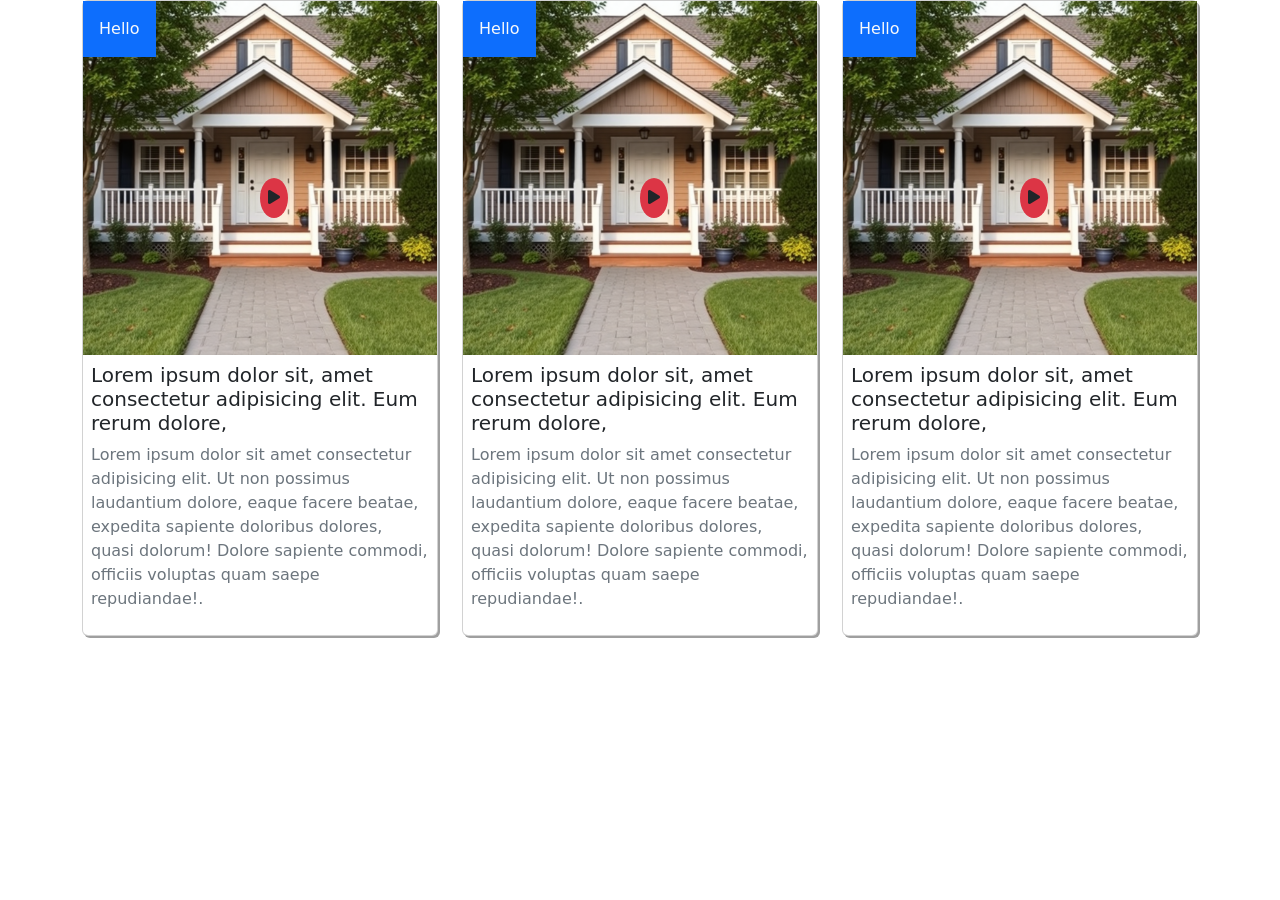
<file: bootstrap-card/index.html>
<!DOCTYPE html>
<html lang="en">
<head>
    <meta charset="UTF-8">
    <meta name="viewport" content="width=device-width, initial-scale=1.0">
    <title>Document</title>
    <link href="https://cdn.jsdelivr.net/npm/bootstrap@5.3.8/dist/css/bootstrap.min.css" rel="stylesheet" integrity="sha384-sRIl4kxILFvY47J16cr9ZwB07vP4J8+LH7qKQnuqkuIAvNWLzeN8tE5YBujZqJLB" crossorigin="anonymous">
<script src="https://cdn.jsdelivr.net/npm/bootstrap@5.3.8/dist/js/bootstrap.bundle.min.js" integrity="sha384-FKyoEForCGlyvwx9Hj09JcYn3nv7wiPVlz7YYwJrWVcXK/BmnVDxM+D2scQbITxI" crossorigin="anonymous"></script>
<link rel="stylesheet" href="https://cdnjs.cloudflare.com/ajax/libs/font-awesome/6.7.2/css/all.min.css">
<link rel="stylesheet" href="style.css">
</head>
<body>
    <div class="container">
        <div class="row">
         <div class="col-4">
              <div class="card">
  <div class="position-relative">
    <img src="featured-properties-img-3.png" class="w-100" alt="...">
   <div class="position-absolute top-50 start-50 bg-danger p-2 rounded-circle">
    <i class="fa-solid fa-play"></i>
  </div>
  <div class="position-absolute top-0 start-10 m-y-3 text-light bg-primary p-3">
    Hello
  </div>
  </div>
               
  <div class="p-2">
    <h5 class="title">
        Lorem ipsum dolor sit, amet consectetur adipisicing elit. Eum rerum dolore,    </h5>
    <p class="text-secondary">Lorem ipsum dolor sit amet consectetur adipisicing elit. Ut non possimus
         laudantium dolore, eaque facere beatae, expedita sapiente doloribus 
        dolores, quasi dolorum! Dolore sapiente commodi, officiis voluptas quam saepe repudiandae!.</p>
     </div>
</div>
         </div> 
         <div class="col-4">
              <div class="card">
  <div class="position-relative">
    <img src="featured-properties-img-3.png" class="w-100" alt="...">
   <div class="position-absolute top-50 start-50 bg-danger p-2 rounded-circle">
    <i class="fa-solid fa-play"></i>
  </div>
  <div class="position-absolute top-0 start-0 m-y-3 text-light bg-primary p-3">
    Hello
  </div>
  </div>
               
  <div class="p-2">
    <h5 class="title">
        Lorem ipsum dolor sit, amet consectetur adipisicing elit. Eum rerum dolore,    </h5>
    <p class="text-secondary">Lorem ipsum dolor sit amet consectetur adipisicing elit. Ut non possimus
         laudantium dolore, eaque facere beatae, expedita sapiente doloribus 
        dolores, quasi dolorum! Dolore sapiente commodi, officiis voluptas quam saepe repudiandae!.</p>
     </div>
</div>
         </div>
         <div class="col-4">
              <div class="card">
  <div class="position-relative">
    <img src="featured-properties-img-3.png" class="w-100" alt="...">
   <div class="position-absolute top-50 start-50 bg-danger p-2 rounded-circle">
    <i class="fa-solid fa-play"></i>
  </div>
  <div class="position-absolute top-0 start-0 m-y-3 text-light bg-primary p-3">
    Hello
  </div>
  </div>
               
  <div class="p-2">
    <h5 class="title">
        Lorem ipsum dolor sit, amet consectetur adipisicing elit. Eum rerum dolore,    </h5>
    <p class="text-secondary">Lorem ipsum dolor sit amet consectetur adipisicing elit. Ut non possimus
         laudantium dolore, eaque facere beatae, expedita sapiente doloribus 
        dolores, quasi dolorum! Dolore sapiente commodi, officiis voluptas quam saepe repudiandae!.</p>
     </div>
</div>
         </div>
         
        </div>
    </div>
</body>
</html>
</file>
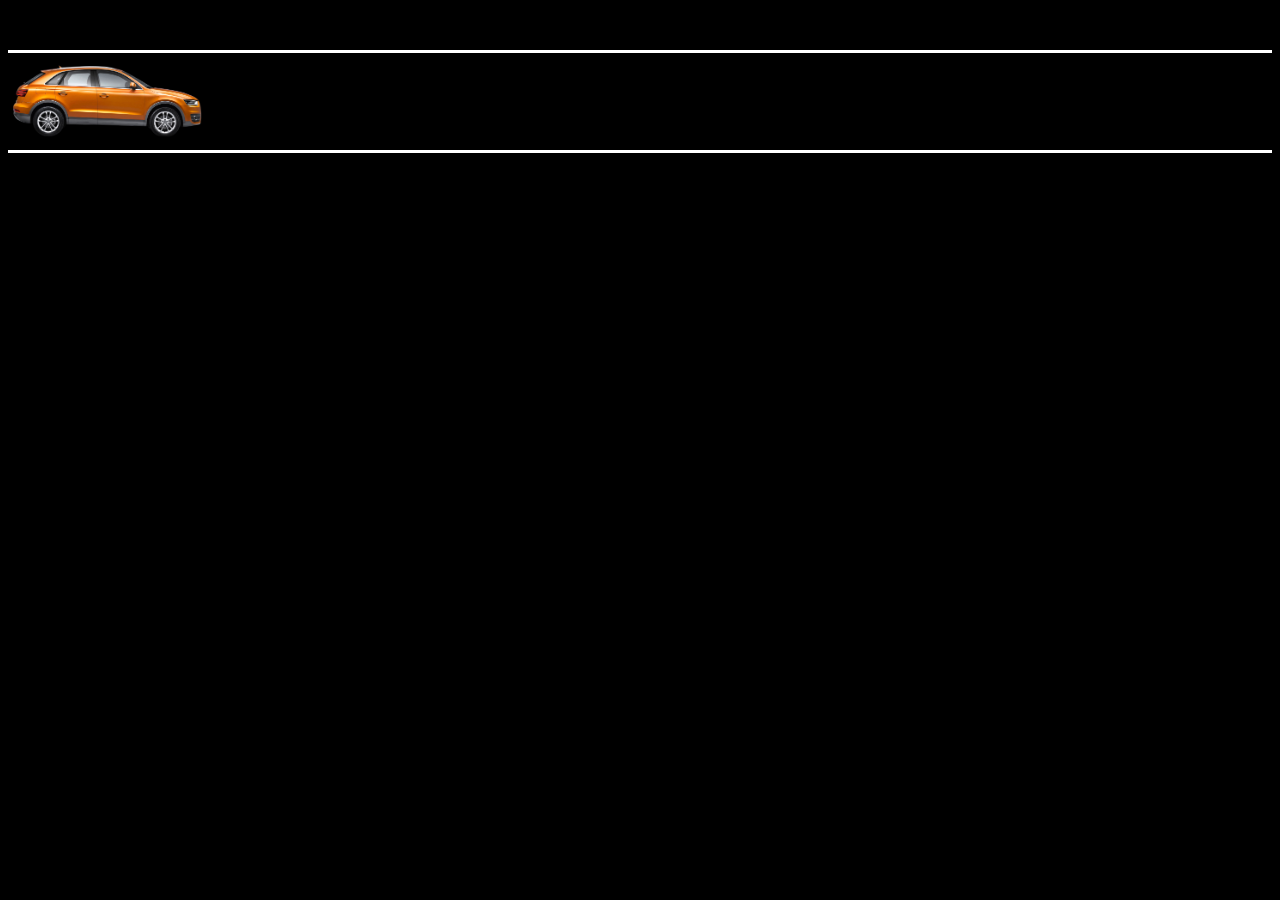
<file: car-task/index.html>
<!DOCTYPE html>
<html lang="en">
<head>
  <meta charset="UTF-8">
  <meta name="viewport" content="width=device-width, initial-scale=1.0">
  <title>Document</title>
  <link rel="stylesheet" href="css/style.css">
</head>
<body>
  <div class="div">
    <img src="image.png" alt="" class="img1">
 
  </div>
</body>
</html>
</file>
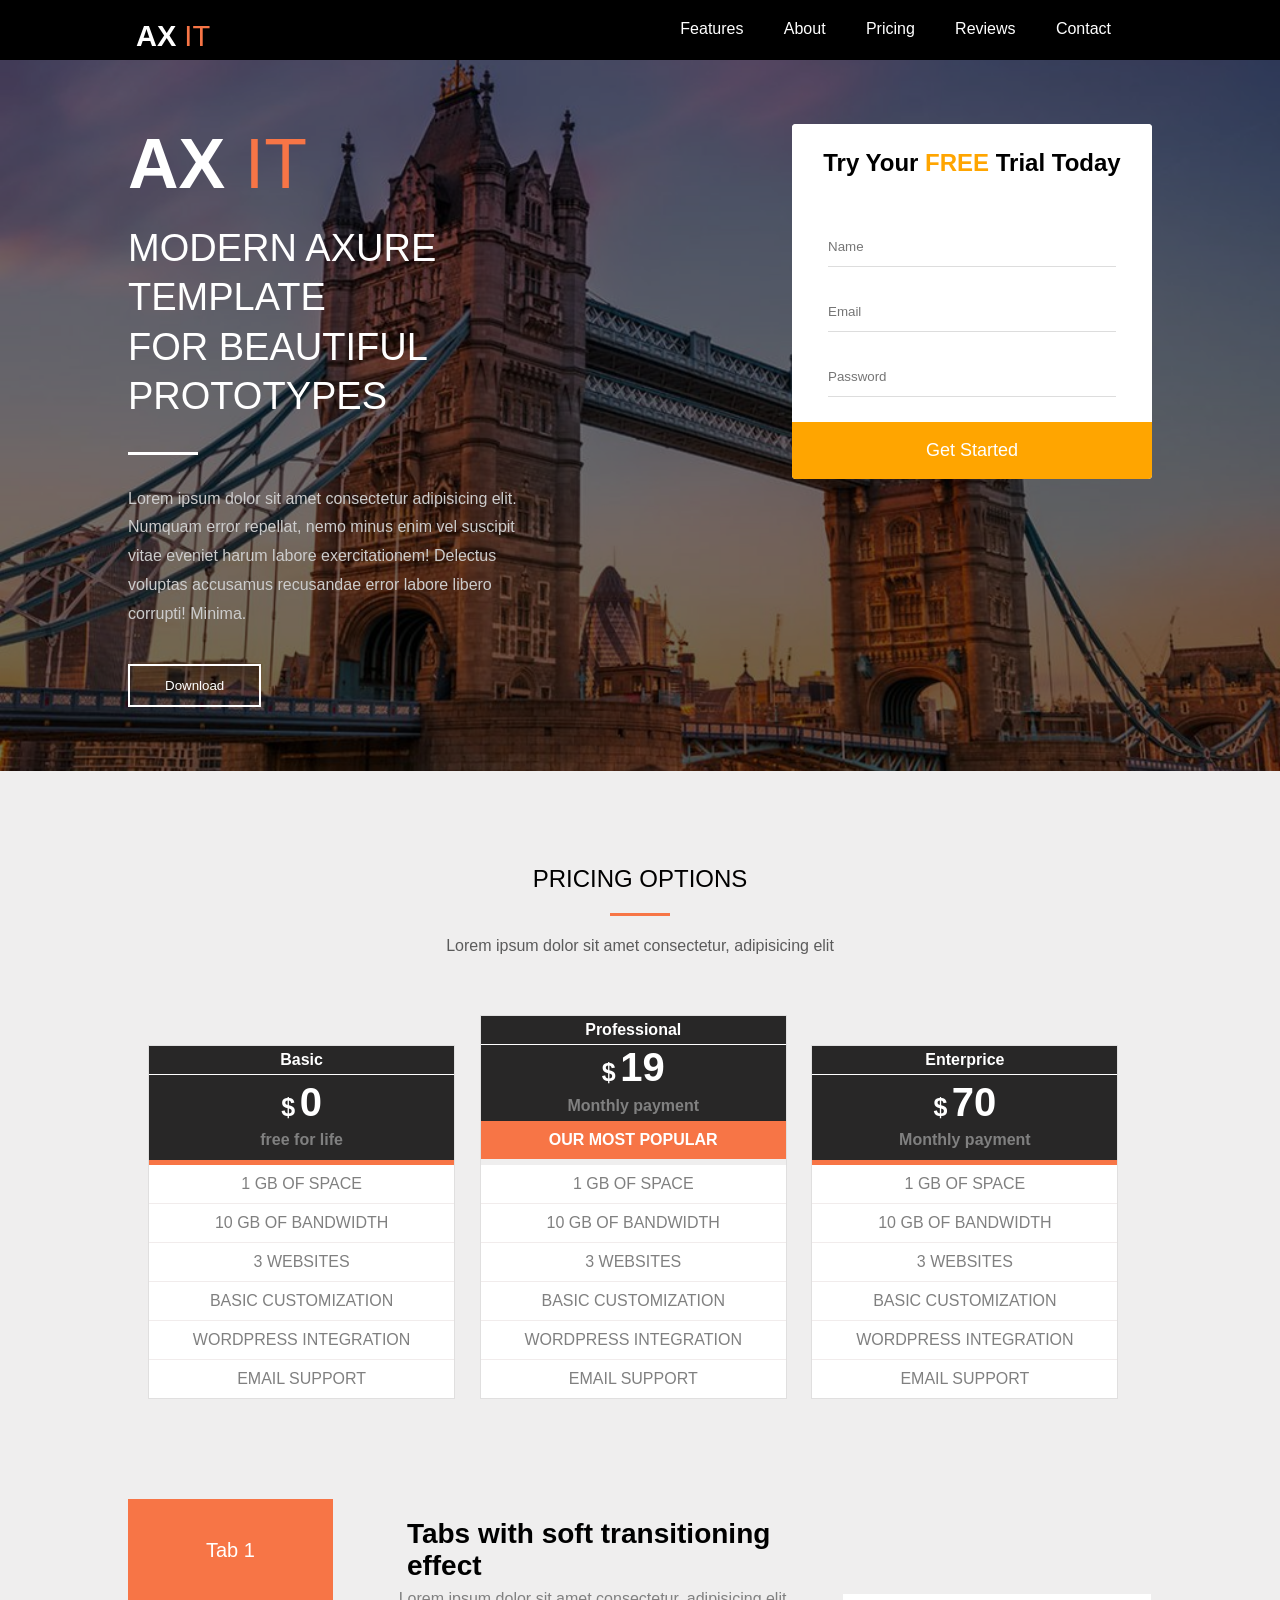
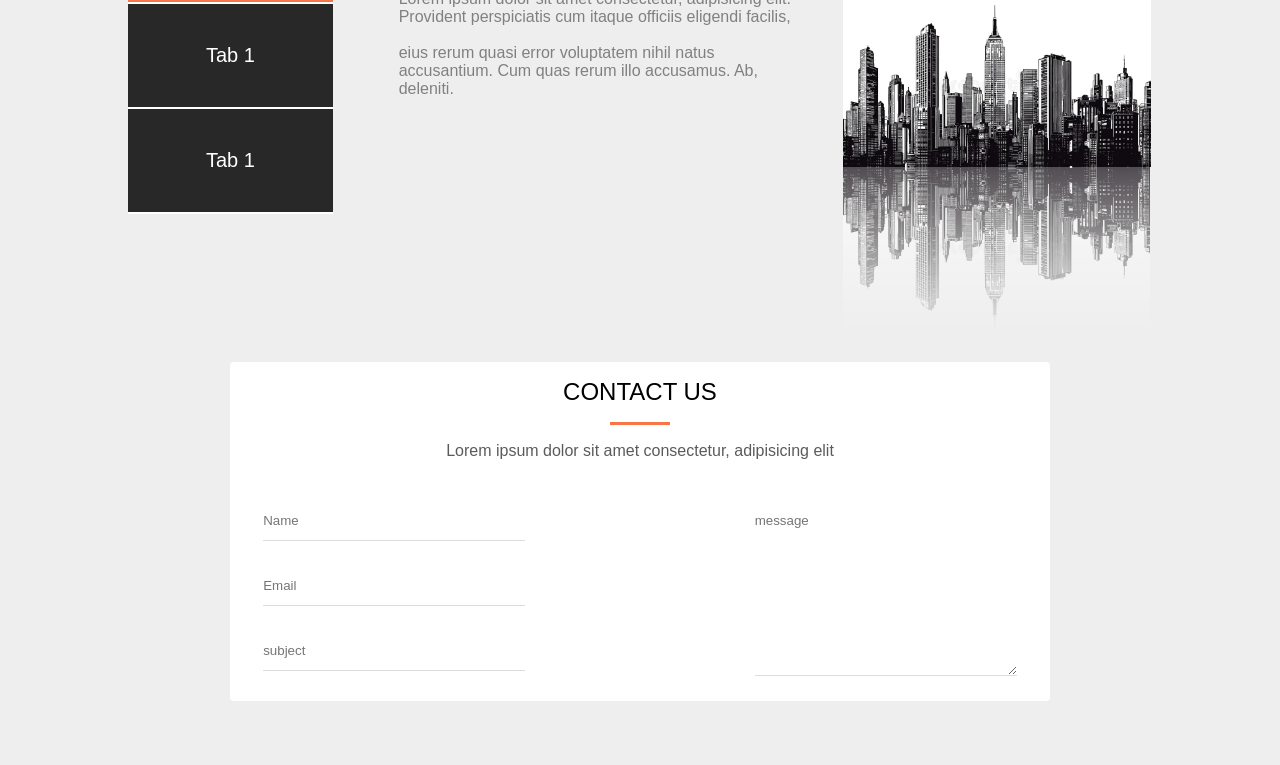
<file: CSS section/index.html>
<!DOCTYPE html>
<html lang="en">
<head>
    <meta charset="UTF-8">
    <meta name="viewport" content="width=device-width, initial-scale=1.0">
    <title>Document</title>
    <link rel="stylesheet" href="style.css">
</head>
<body>
      <nav>
     <div class="container">
           <div class="nav-left float-left">
            <div class="logo">
                AX <span class="logo-span">IT</span>
            </div>
        </div>
        <div class="nav-right float-left ">
            <ul>
                <li class="nav-con float-left">
                    <a class="nav-link" href="#">
                       Features
                    </a>
                </li>
                 <li class="nav-con float-left">
                    <a class="nav-link" href="#">
                        About
                    </a>
                </li>
                 <li class="nav-con float-left">
                    <a class="nav-link" href="#">
                       Pricing
                    </a>
                </li>
                 <li class="nav-con float-left">
                    <a class="nav-link" href="#">
                     Reviews
                    </a>
                </li>
                 <li class="nav-con float-left">
                    <a class="nav-link" href="#">
                    Contact
                    </a>
                </li>
            </ul>
        </div>
        <div class="clear"></div>
     </div>
    </nav>
    <main>
        <section class="home">
            <div class="overlay">
            <div class="container">
               
            <div class="home-right b-blue">
              
           <form>

    <p class="form-text">
        Try Your <span>FREE</span> Trial Today
    </p>

    <input class="input" type="text" placeholder="Name" required pattern="[A-Za-z]{3,2-}">

    <input class="input" type="email" placeholder="Email" required>

    <input class="input" type="password" placeholder="Password" required>

    <button class="form-btn">
        Get Started
    </button>

</form>
            
            
            </div>
               <div class="home-left">
                  <h1> AX <span class="logo-span">IT</span>
                </h1>
                <p class="home-text1">MODERN AXURE TEMPLATE 
                    <br>
                    FOR BEAUTIFUL PROTOTYPES</p>
            <div class="home-line">
              
              </div>
                <p class="home-text2">
                Lorem ipsum dolor sit amet consectetur 
                adipisicing elit. Numquam error repellat, 
                nemo minus enim vel suscipit vitae eveniet harum 
                labore exercitationem! Delectus voluptas 
                accusamus recusandae error labore libero corrupti! Minima.
                </p>
                <button class="home-btn"> Download</button>
            </div>
            <div class="clear"></div>
            </div>
            </div>
        </section>
        <section class="features">
         <div class="container">
            <div>
                   <h1 class="address">PRICING OPTIONS</h1>
            <div class="line"></div>
            <p class="features-text">
 Lorem ipsum dolor sit amet consectetur, adipisicing elit
 
            </p>
            </div>

            <div class="card-set">
                <div class="card">
                    <div class="head-card">
                        <p class="card-line" >Basic</p>
                        <div class="price">
                 <span class="doller-span">$</span>
                 <span class="number-span">0</span>
                 <p class="text-price"> free for life</p>
                        </div>
                    </div>
                    <div class="card-body">
                        <ul class="card-list">
                            <li class="border-list">1 GB OF SPACE</li>
                            <li  class="border-list"> 10 GB OF BANDWIDTH</li>
                            <li class="border-list">3 WEBSITES</li>
                             <li class="border-list"> BASIC CUSTOMIZATION</li>
                              <li class="border-list"> WORDPRESS INTEGRATION</li>
                               <li class="last-item">EMAIL SUPPORT</li>
                        </ul>
                    </div>
                </div>
                  <div class="card">
                    <div class="head-card">
                        <p class="card-line" >Professional</p>
                        <div class="price2">
                 <span class="doller-span">$</span>
                 <span class="number-span">19</span>
                 <p class="text-price"> Monthly payment</p>
                 <div class="text-price2"> OUR MOST POPULAR</div>
                        </div>
                    </div>
                    <div class="card-body">
                        <ul class="card-list">
                            <li class="border-list">1 GB OF SPACE</li>
                            <li  class="border-list"> 10 GB OF BANDWIDTH</li>
                            <li class="border-list">3 WEBSITES</li>
                             <li class="border-list"> BASIC CUSTOMIZATION</li>
                              <li class="border-list"> WORDPRESS INTEGRATION</li>
                               <li class="last-item">EMAIL SUPPORT</li>
                        </ul>
                    </div>
                </div>
                 <div class="card">
                    <div class="head-card">
                        <p class="card-line" >Enterprice</p>
                        <div class="price">
                 <span class="doller-span">$</span>
                 <span class="number-span">70</span>
                 <p class="text-price"> Monthly payment</p>
                        </div>
                    </div>
                    <div class="card-body">
                        <ul class="card-list">
                            <li class="border-list">1 GB OF SPACE</li>
                            <li  class="border-list"> 10 GB OF BANDWIDTH</li>
                            <li class="border-list">3 WEBSITES</li>
                             <li class="border-list"> BASIC CUSTOMIZATION</li>
                              <li class="border-list"> WORDPRESS INTEGRATION</li>
                               <li class="last-item">EMAIL SUPPORT</li>
                        </ul>
                    </div>
                </div>

            </div>
         </div>
     
        </section> 
        <section class="about">
          <div class="container">
              <div class="about-1">
            <ul>
                <li class="about-tab">Tab 1</li>
                 <li>Tab 1</li>
                  <li>Tab 1</li>
            </ul>
            </div>
             <div  class="about-2" >
                <h2>Tabs with soft transitioning effect </h2>
                <p>Lorem ipsum dolor sit amet consectetur, 
                    adipisicing elit. Provident perspiciatis cum itaque 
                    officiis eligendi facilis, 
                    <br><br>
                    eius rerum quasi error 
                    voluptatem nihil natus accusantium.
                     Cum quas rerum illo accusamus. Ab, deleniti.</p>
             </div>
              <div class="about-3">
                <img class="about-img" src="img/building_black.webp" alt="">
              </div>
          </div>
        </section>
        <section class="contact">
           <div class="container">
             <form action="">
                 <div>
                   <h1 class="address">CONTACT US</h1>
            <div class="line"></div>
            <p class="features-text">
 Lorem ipsum dolor sit amet consectetur, adipisicing elit
 
            </p>
            </div>
          <div class="contact-form contact-input">
                   <input class="input" type="text" placeholder="Name" required pattern="[A-Za-z]{3,2-}">

    <input class="input" type="email" placeholder="Email" required>

    <input class="input" type="text" placeholder="subject" required>

          </div>
          <div class="contact-form textarea ">
            <textarea class="input" name="message" id="message" placeholder="message"
             cols="70" rows="10"
            ></textarea>
          </div>
          <div class="clear">

          </div>
             </form>
           </div>
        </section>
    </main>
</body>
</html>
</file>
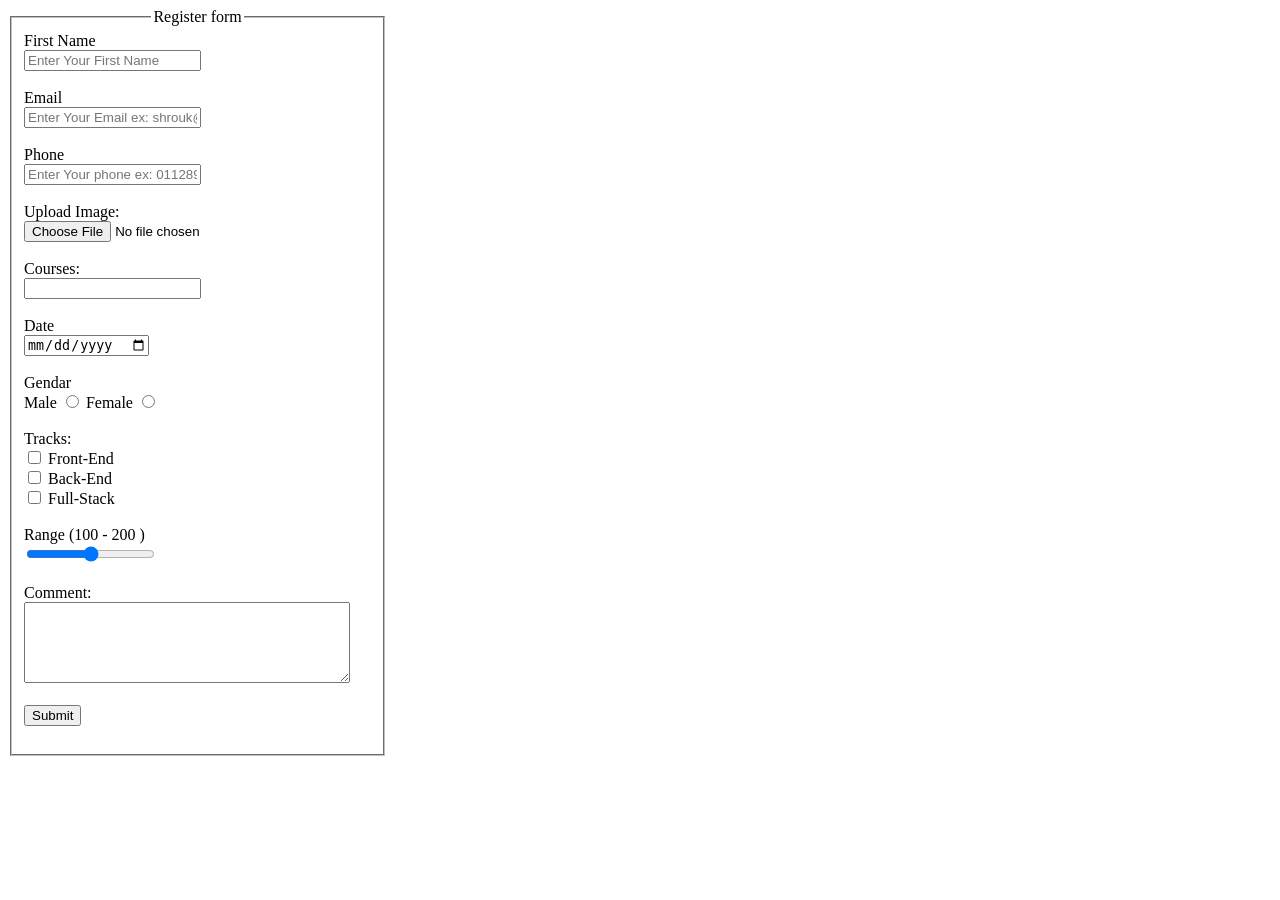
<file: Html form/index.html>
<!DOCTYPE html>
<html lang="en">
<head>
    <meta charset="UTF-8">
    <meta name="viewport" content="width=device-width, initial-scale=1.0">
    <title>Document</title>
</head>
<body>
  <div style="width: 30%; ">
       <form action="">
    <fieldset >
        <legend style="text-align: center;">Register form</legend>
   
      <div>
          <label for="name">First Name</label>
          <br/>
        <input type="text"
         name="name"
          id="name"
           maxlength="5" 
           placeholder="Enter Your First Name"
             maxlength="5"
            pattern="[A-Za-z]+"
               required>
  
      </div> 
       <br/>   
    <div>
          <label for="email">Email</label>
           <br/>
        <input 
        type="email" 
        name="email" 
        id="email" 
        placeholder="Enter Your Email ex: shrouk@gmail.com"
        required>
  
      </div> 
         <br/> 
       <div>
          <label for="phone">Phone</label>
           <br/>
        <input type="text"
         name="phone"
          id="phone"
           placeholder="Enter Your phone ex: 01128978724"
             pattern="01(0|1|2|5)[0-9]{8}"
               maxlength="11"
               required>
               
  
      </div> 
         <br/>   
    <div>
        <label for="file">Upload Image:</label><br>
        <input type="file"
               id="file"
               name="file"
               accept=".png"
               required>
    </div>
       <br/>  
    <div>
         <label for="course">Courses:</label><br>
        <input list="courses" id="course" name="course">

         <datalist id="courses">
            <option value="HTML">
            <option value="CSS">
            <option value="JavaScript">
            <option value="Bootstrap">
            <option value="React">
        </datalist>
    </div>
       <br/>   
    <div>
        <label for="date">Date</label>
        <br>
        <input type="date" id="date" name="date" required>
    </div>
          <br/>
   <div>
    <label for="gendar">Gendar</label>
    <br>
    <label for="male">Male</label>
   <input type="radio" name="gendar" id="male">
   <label for="female">Female</label>
   <input type="radio" name="gendar" id="female">
   
   </div>
      <br/>   
   <div>
    <label>Tracks:</label><br>

        <input type="checkbox" id="front" name="front">
        <label for="front" >Front-End</label><br>

        <input type="checkbox" id="back" name="back">
        <label for="back">Back-End</label><br>

        <input type="checkbox" id="full" name="full">
        <label for="full">Full-Stack</label>
   </div>
         <br/>
         <div>
             <label for="range" >Range (100 - 200 )</label><br>

        <input type="range" id="range" name="range" max="200" min="100">
      
         </div>
          <br/>
   <div>
   
     <label for="comment">Comment:</label><br>
        <textarea id="comment"
                  name="comment"
                  pattern="[A-Za-z ]+"
                  required
                  cols="38"
                  rows="5">
                </textarea>
   </div>
      <br/>  
   <div>
    <button type="submit">Submit</button>
   </div>
        <br/>
    </fieldset>
     </form>
  </div>
</body>
</html>
</file>
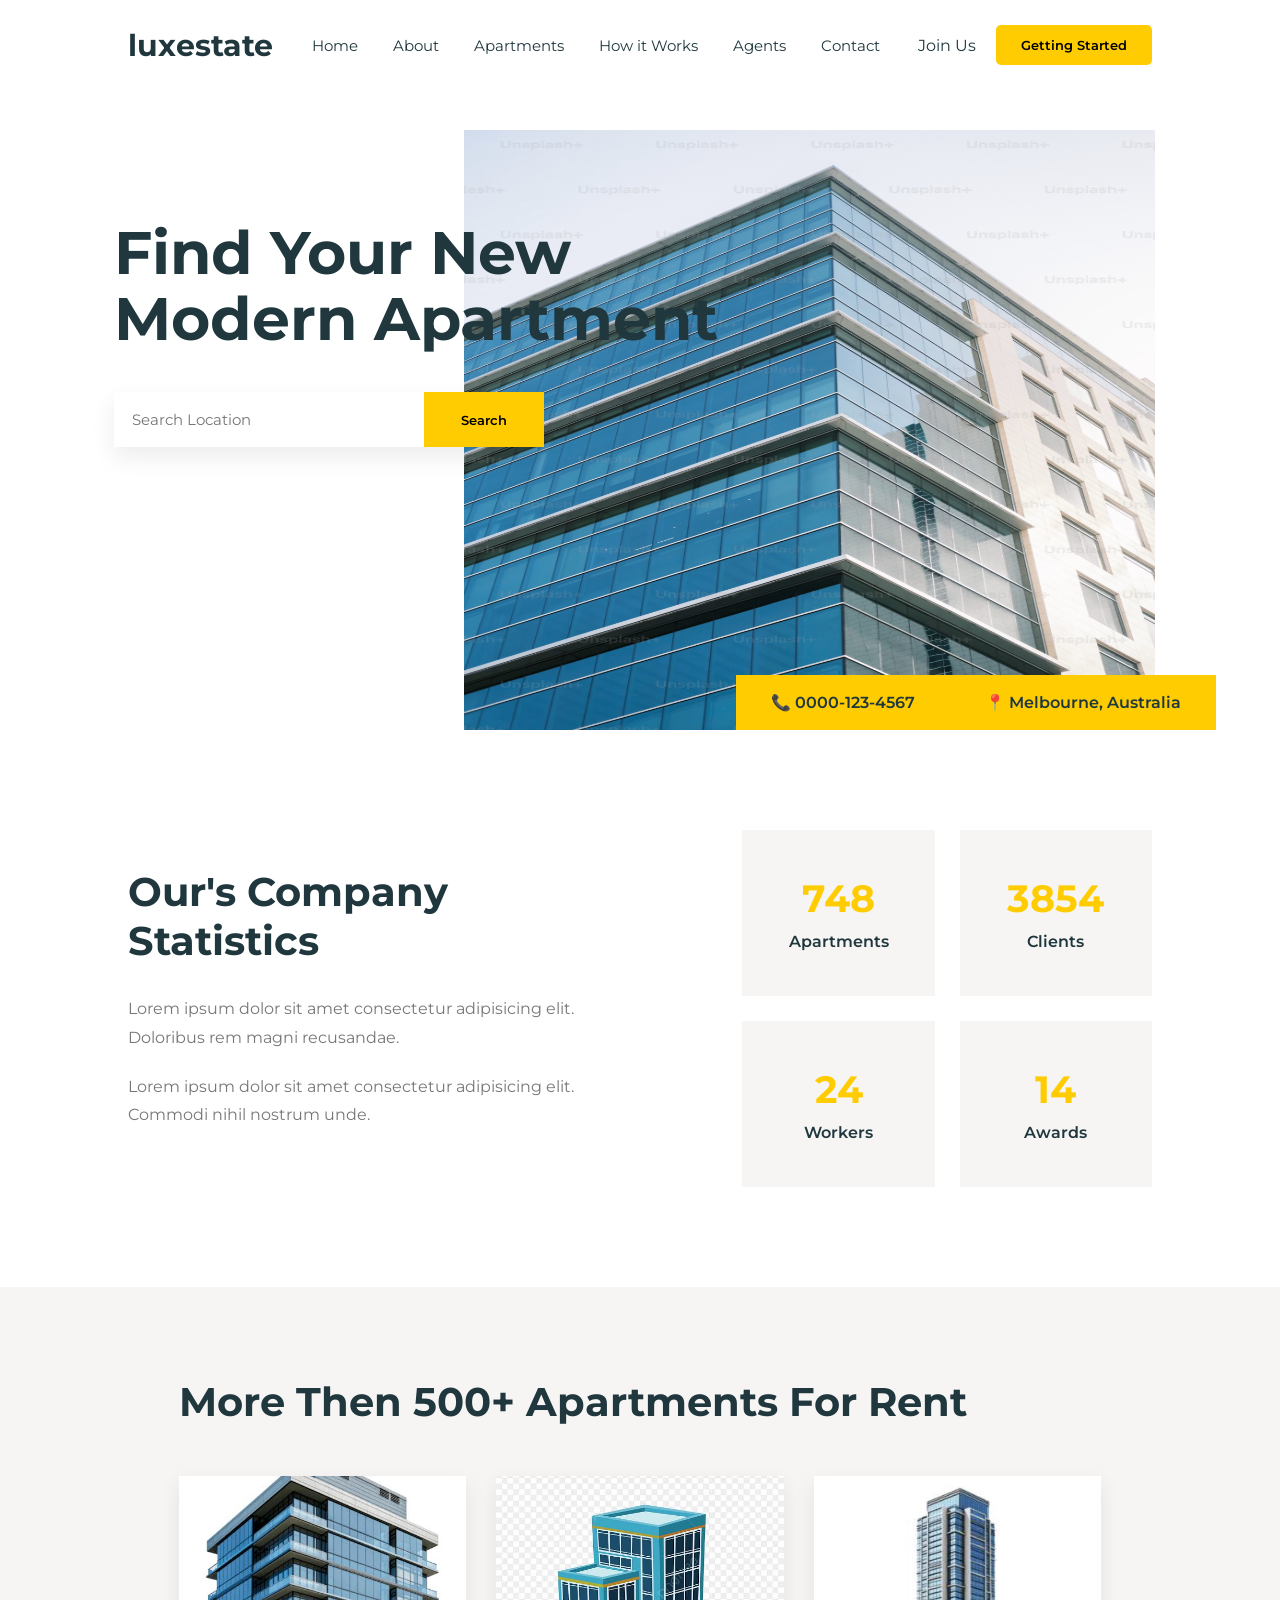
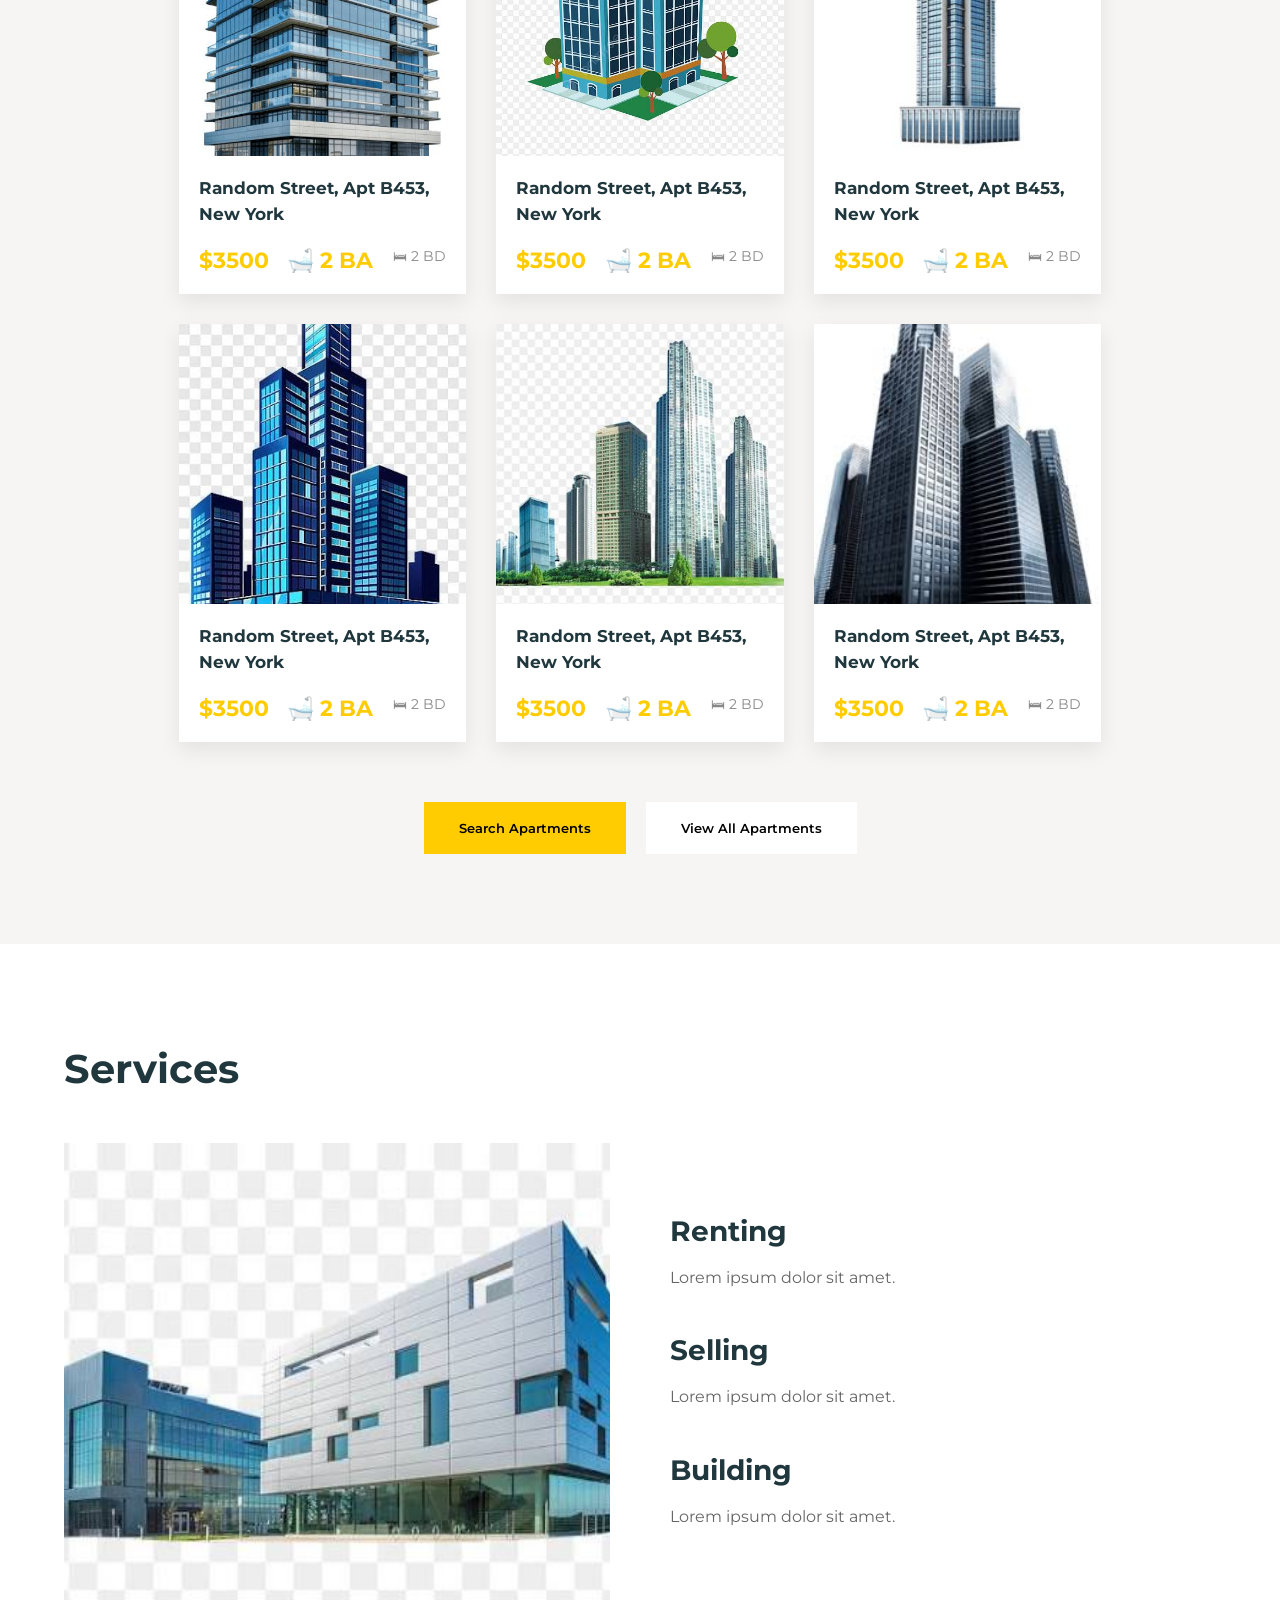
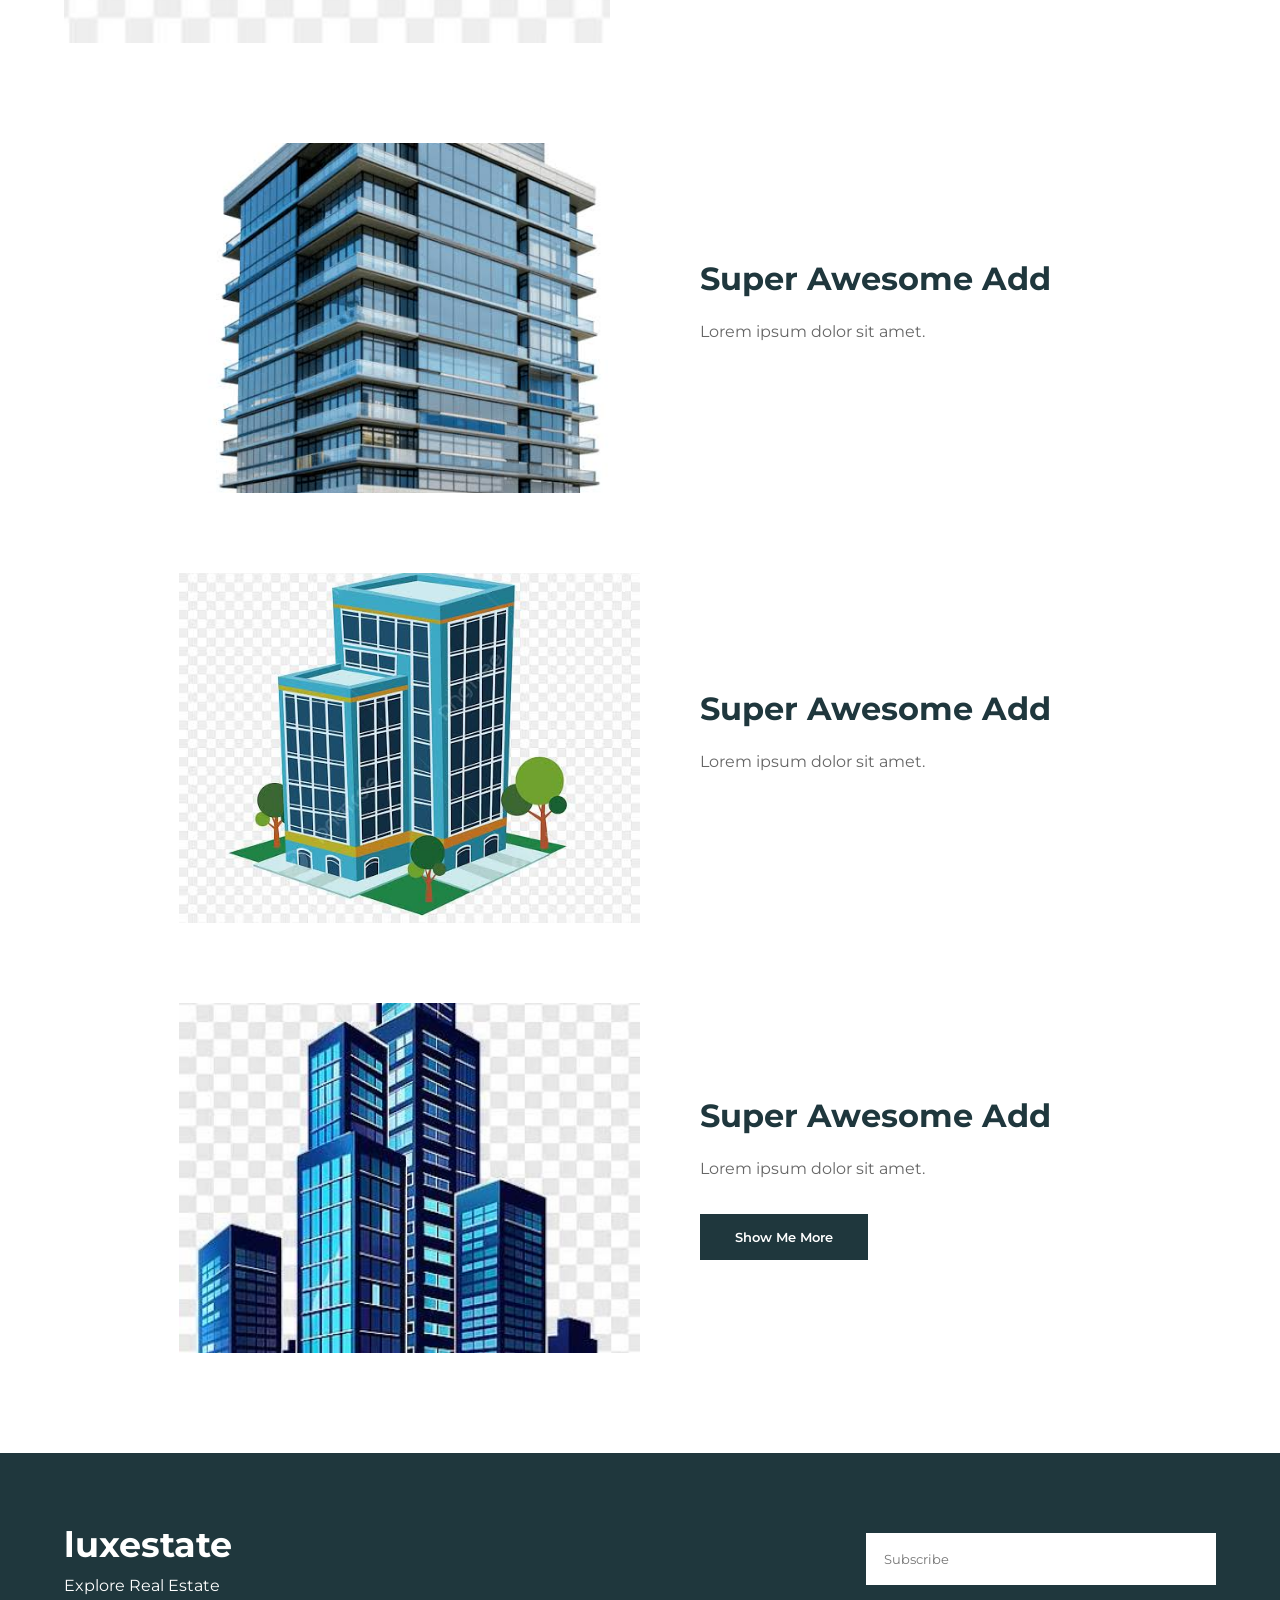
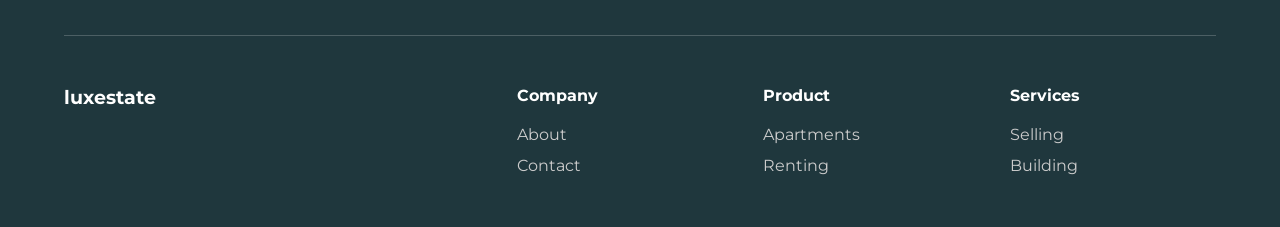
<file: luxestate page/index.html>
<!DOCTYPE html>
<html lang="en">
<head>
    <meta charset="UTF-8">
    <meta name="viewport" content="width=device-width, initial-scale=1.0">
    <title>Luxestate</title>
    <link rel="stylesheet" href="style.css">
</head>
<body>

    <!-- ================= NAVBAR ================= -->

    <header>
        <div class="container">

            <div class="logo">
                <h2>luxestate</h2>
            </div>

            <nav>
                <ul>
                    <li><a href="#">Home</a></li>
                    <li><a href="#">About</a></li>
                    <li><a href="#">Apartments</a></li>
                    <li><a href="#">How it Works</a></li>
                    <li><a href="#">Agents</a></li>
                    <li><a href="#">Contact</a></li>
                </ul>
            </nav>

            <div class="buttons">
                <a href="#">Join Us</a>
                <button>Getting Started</button>
            </div>

        </div>
    </header>

    <!-- ================= HERO ================= -->

    <section class="hero">

        <div class="hero-content">

            <h1>
                Find Your New <br>
                Modern Apartment
            </h1>

            <div class="search-box">
                <input type="text" placeholder="Search Location">
                <button>Search</button>
            </div>

        </div>

        <div class="hero-image">
            <img src="img/premium_photo-.avif" alt="">
        </div>

        <div class="hero-info">

            <div class="phone">
                📞 0000-123-4567
            </div>

            <div class="location">
                📍 Melbourne, Australia
            </div>

        </div>

    </section>

    <!-- ================= STATISTICS ================= -->

    <section>

      <div class="container">
        <div class="statistics">
      <div class="left">

            <h2>Our's Company Statistics</h2>

            <p>
                Lorem ipsum dolor sit amet consectetur adipisicing elit.
                Doloribus rem magni recusandae.
            </p>

            <p>
                Lorem ipsum dolor sit amet consectetur adipisicing elit.
                Commodi nihil nostrum unde.
            </p>

        </div>

        <div class="right">

            <div class="box">
                <h3>748</h3>
                <span>Apartments</span>
            </div>

            <div class="box">
                <h3>3854</h3>
                <span>Clients</span>
            </div>

            <div class="box">
                <h3>24</h3>
                <span>Workers</span>
            </div>

            <div class="box">
                <h3>14</h3>
                <span>Awards</span>
            </div>

        </div>
        </div>
    
      </div>

    </section>

    <!-- ================= APARTMENTS ================= -->

    <section class="apartments">

      <div class="container">
          <h2>More Then 500+ Apartments For Rent</h2>

        <div class="cards">

            <div class="card">
                <img src="img/image1.jfif" alt="">
                <div class="card-body">
                    <h4>Random Street, Apt B453, New York</h4>

                    <div class="price">
                        <span>$3500</span>

                        <div class="details">
                            <span>🛁 2 BA</span>
                            <span>🛏 2 BD</span>
                        </div>

                    </div>

                </div>
            </div>

            <div class="card">
                <img src="img/image2.jfif" alt="">
                <div class="card-body">
                    <h4>Random Street, Apt B453, New York</h4>

                    <div class="price">
                        <span>$3500</span>

                        <div class="details">
                            <span>🛁 2 BA</span>
                            <span>🛏 2 BD</span>
                        </div>

                    </div>

                </div>
            </div>

            <div class="card">
                <img src="img/image3.jfif" alt="">
                <div class="card-body">
                    <h4>Random Street, Apt B453, New York</h4>

                    <div class="price">
                        <span>$3500</span>

                        <div class="details">
                            <span>🛁 2 BA</span>
                            <span>🛏 2 BD</span>
                        </div>

                    </div>

                </div>
            </div>

            <div class="card">
                <img src="img/image4.jfif" alt="">
                <div class="card-body">
                    <h4>Random Street, Apt B453, New York</h4>

                    <div class="price">
                        <span>$3500</span>

                        <div class="details">
                            <span>🛁 2 BA</span>
                            <span>🛏 2 BD</span>
                        </div>

                    </div>

                </div>
            </div>

            <div class="card">
                <img src="img/image5.jfif" alt="">
                <div class="card-body">
                    <h4>Random Street, Apt B453, New York</h4>

                    <div class="price">
                        <span>$3500</span>

                        <div class="details">
                            <span>🛁 2 BA</span>
                            <span>🛏 2 BD</span>
                        </div>

                    </div>

                </div>
            </div>

            <div class="card">
                <img src="img/image6.jfif" alt="">
                <div class="card-body">
                    <h4>Random Street, Apt B453, New York</h4>

                    <div class="price">
                        <span>$3500</span>

                        <div class="details">
                            <span>🛁 2 BA</span>
                            <span>🛏 2 BD</span>
                        </div>

                    </div>

                </div>
            </div>

        </div>

        <div class="apartment-buttons">
            <button>Search Apartments</button>
            <button>View All Apartments</button>
        </div>
      </div>

    </section>

    <!-- ================= SERVICES ================= -->

    <section class="services">

        <h2>Services</h2>

        <div class="service-content">

            <div class="service-image">
                <img src="img/image7.jfif" alt="">
            </div>

            <div class="service-text">

                <div>
                    <h3>Renting</h3>
                    <p>Lorem ipsum dolor sit amet.</p>
                </div>

                <div>
                    <h3>Selling</h3>
                    <p>Lorem ipsum dolor sit amet.</p>
                </div>

                <div>
                    <h3>Building</h3>
                    <p>Lorem ipsum dolor sit amet.</p>
                </div>

            </div>

        </div>

    </section>


    <!-- ================= ADS ================= -->

    <section class="ads">
<div class="container">
    
        <div class="ad">
            <img src="img/image1.jfif" alt="">
            <div class="text">
                <h2>Super Awesome Add</h2>
                <p>Lorem ipsum dolor sit amet.</p>
            </div>
        </div>

        <div class="ad reverse">
            <div class="text">
                <h2>Super Awesome Add</h2>
                <p>Lorem ipsum dolor sit amet.</p>
            </div>

            <img src="img/image2.jfif" alt="">
        </div>

        <div class="ad">
            <img src="img/image4.jfif" alt="">
            <div class="text">
                <h2>Super Awesome Add</h2>
                <p>Lorem ipsum dolor sit amet.</p>
                <button>Show Me More</button>
            </div>
        </div>
</div>

    </section>

    <!-- ================= FOOTER ================= -->

    <footer>

        <div class="top">

            <div>
                <h2>luxestate</h2>
                <p>Explore Real Estate</p>
            </div>

            <input type="email" placeholder="Subscribe">

        </div>

        <hr>

        <div class="bottom">

            <div>
                <h3>luxestate</h3>
            </div>

            <div>
                <h4>Company</h4>
                <a href="#">About</a>
                <a href="#">Contact</a>
            </div>

            <div>
                <h4>Product</h4>
                <a href="#">Apartments</a>
                <a href="#">Renting</a>
            </div>

            <div>
                <h4>Services</h4>
                <a href="#">Selling</a>
                <a href="#">Building</a>
            </div>

        </div>

    </footer>

</body>
</html>
</file>
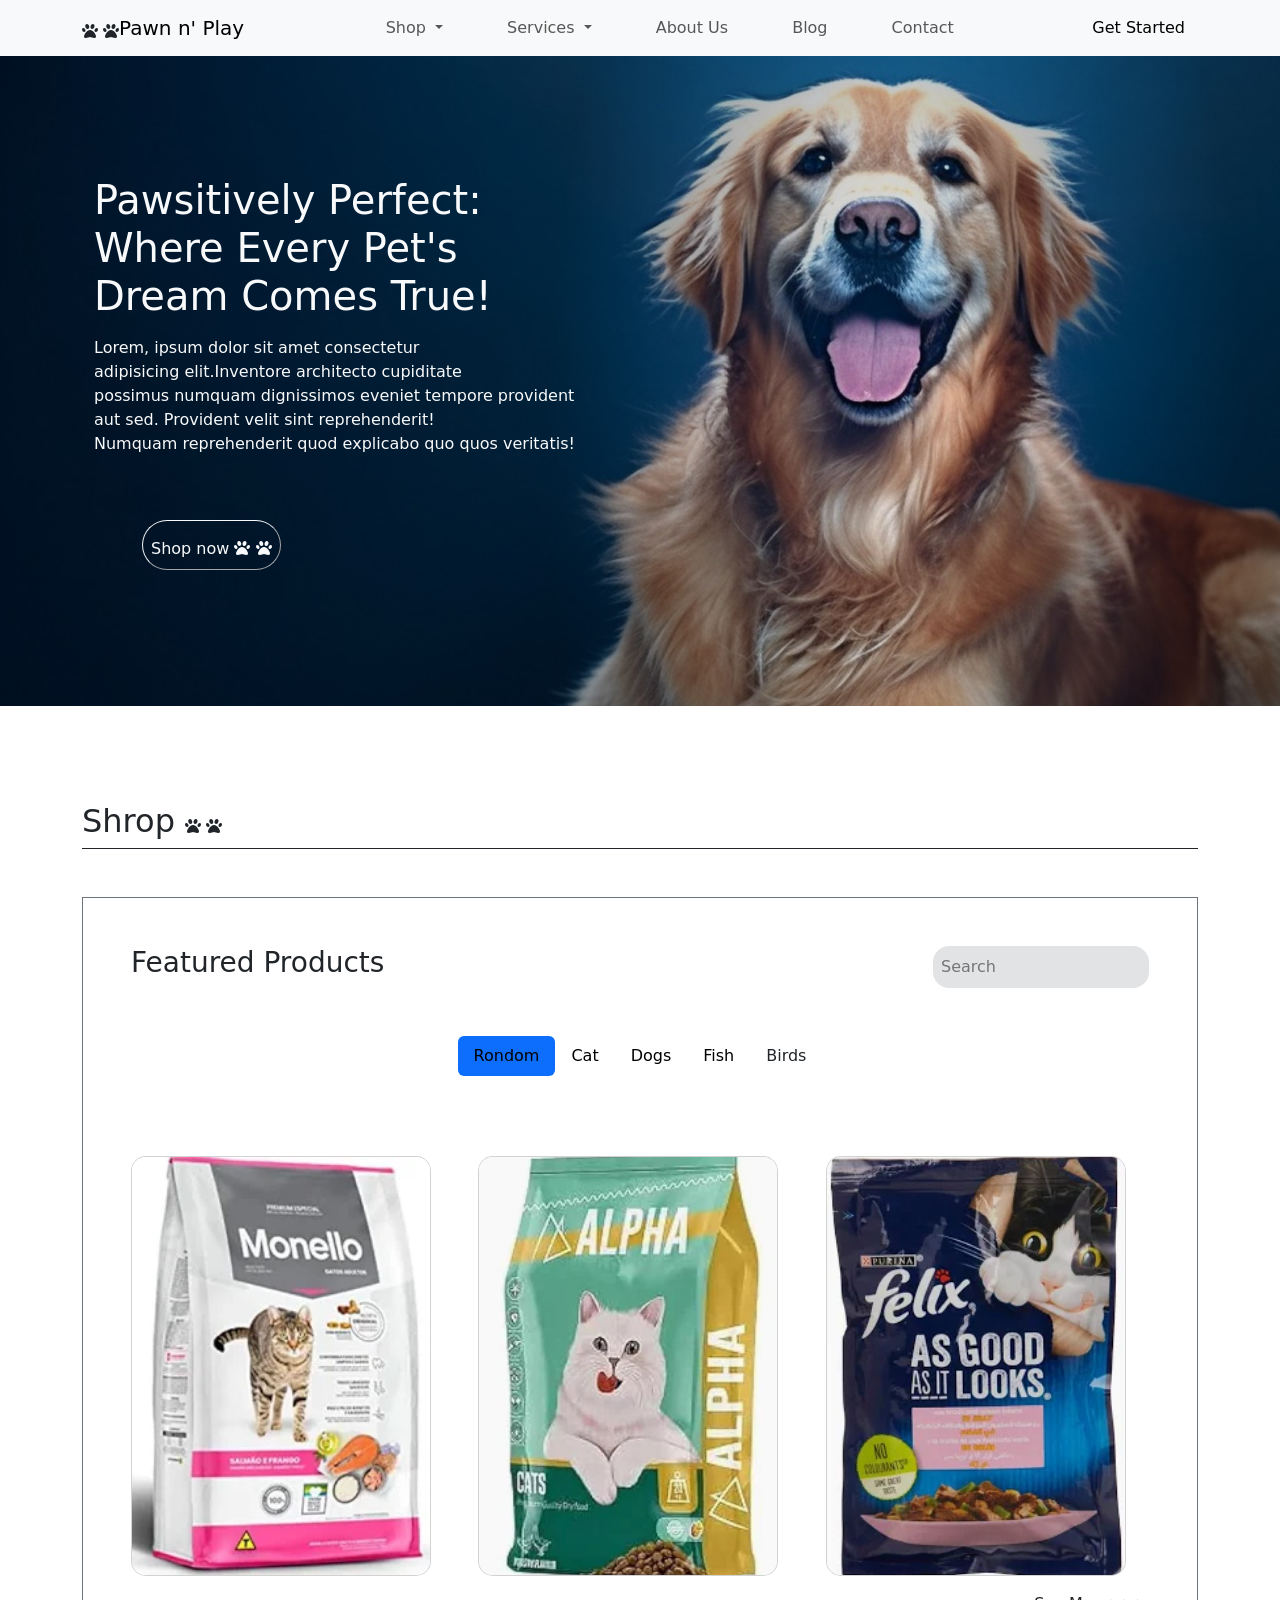
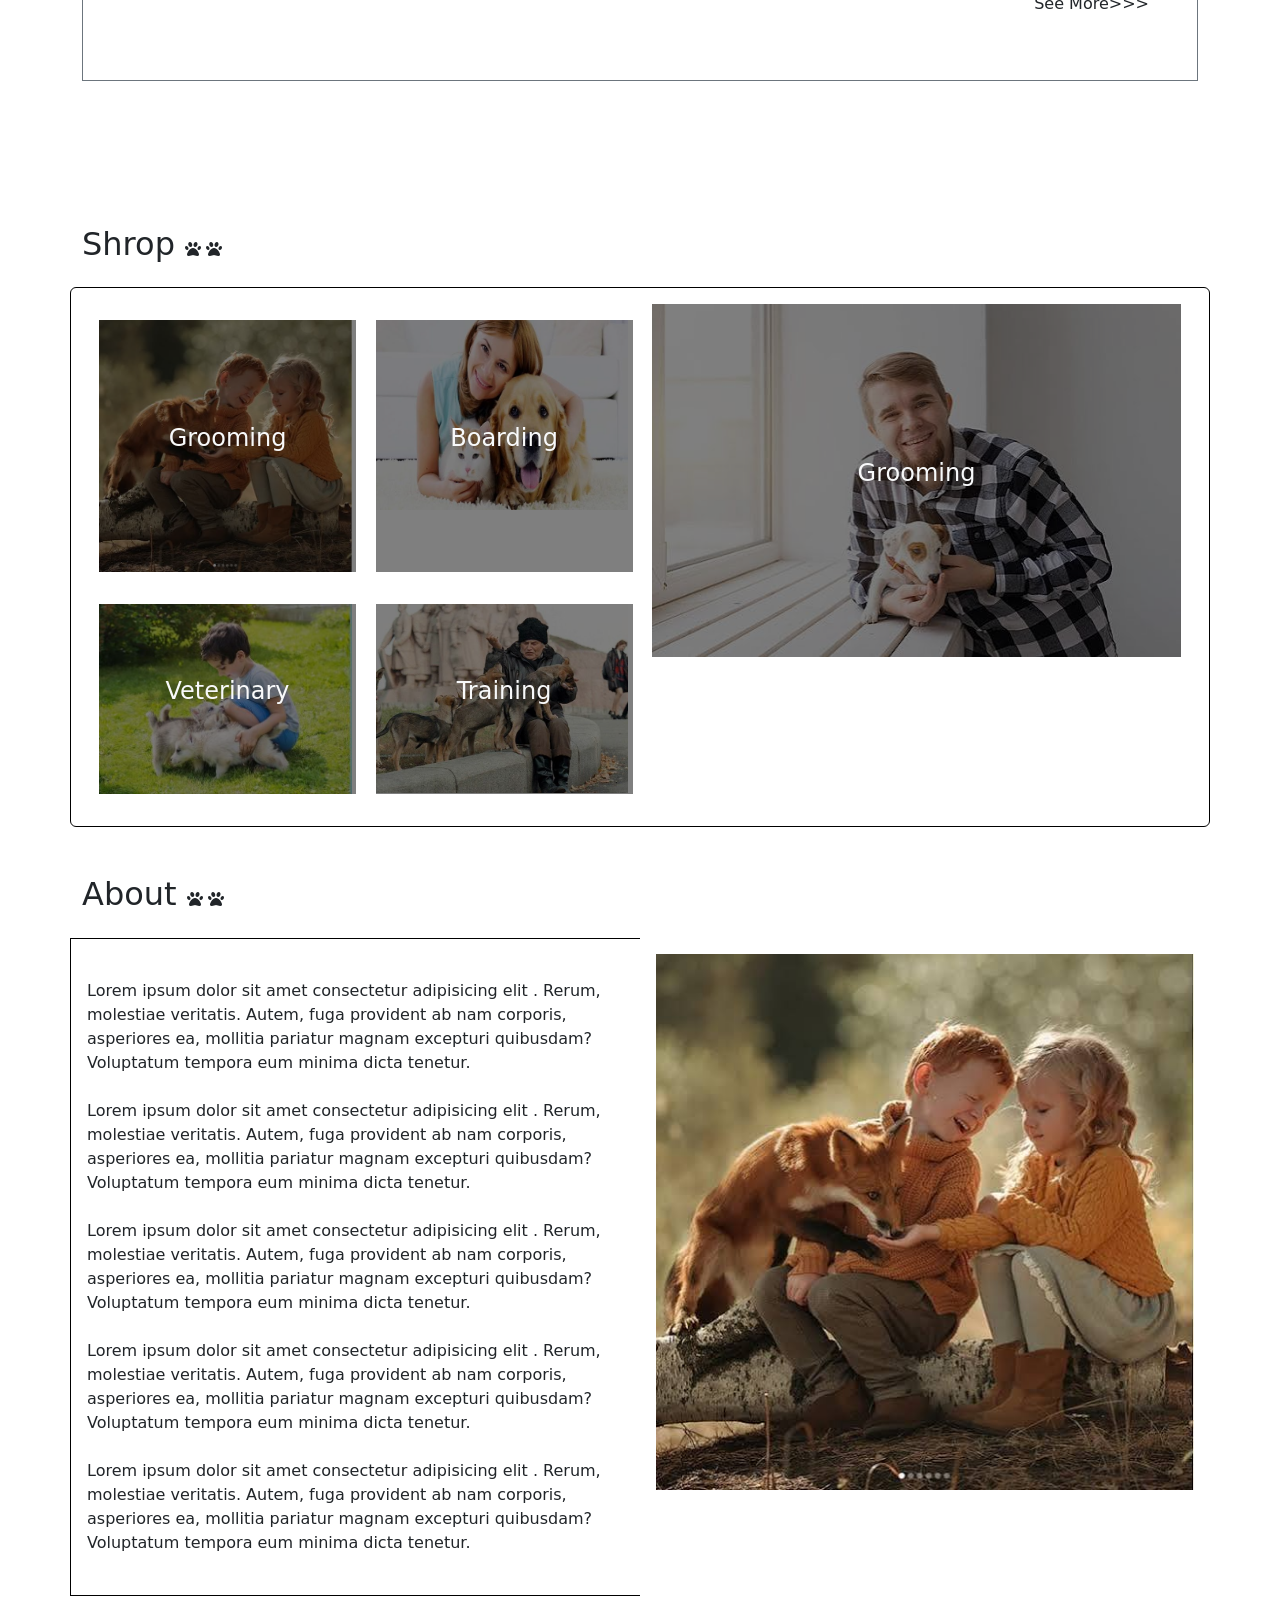
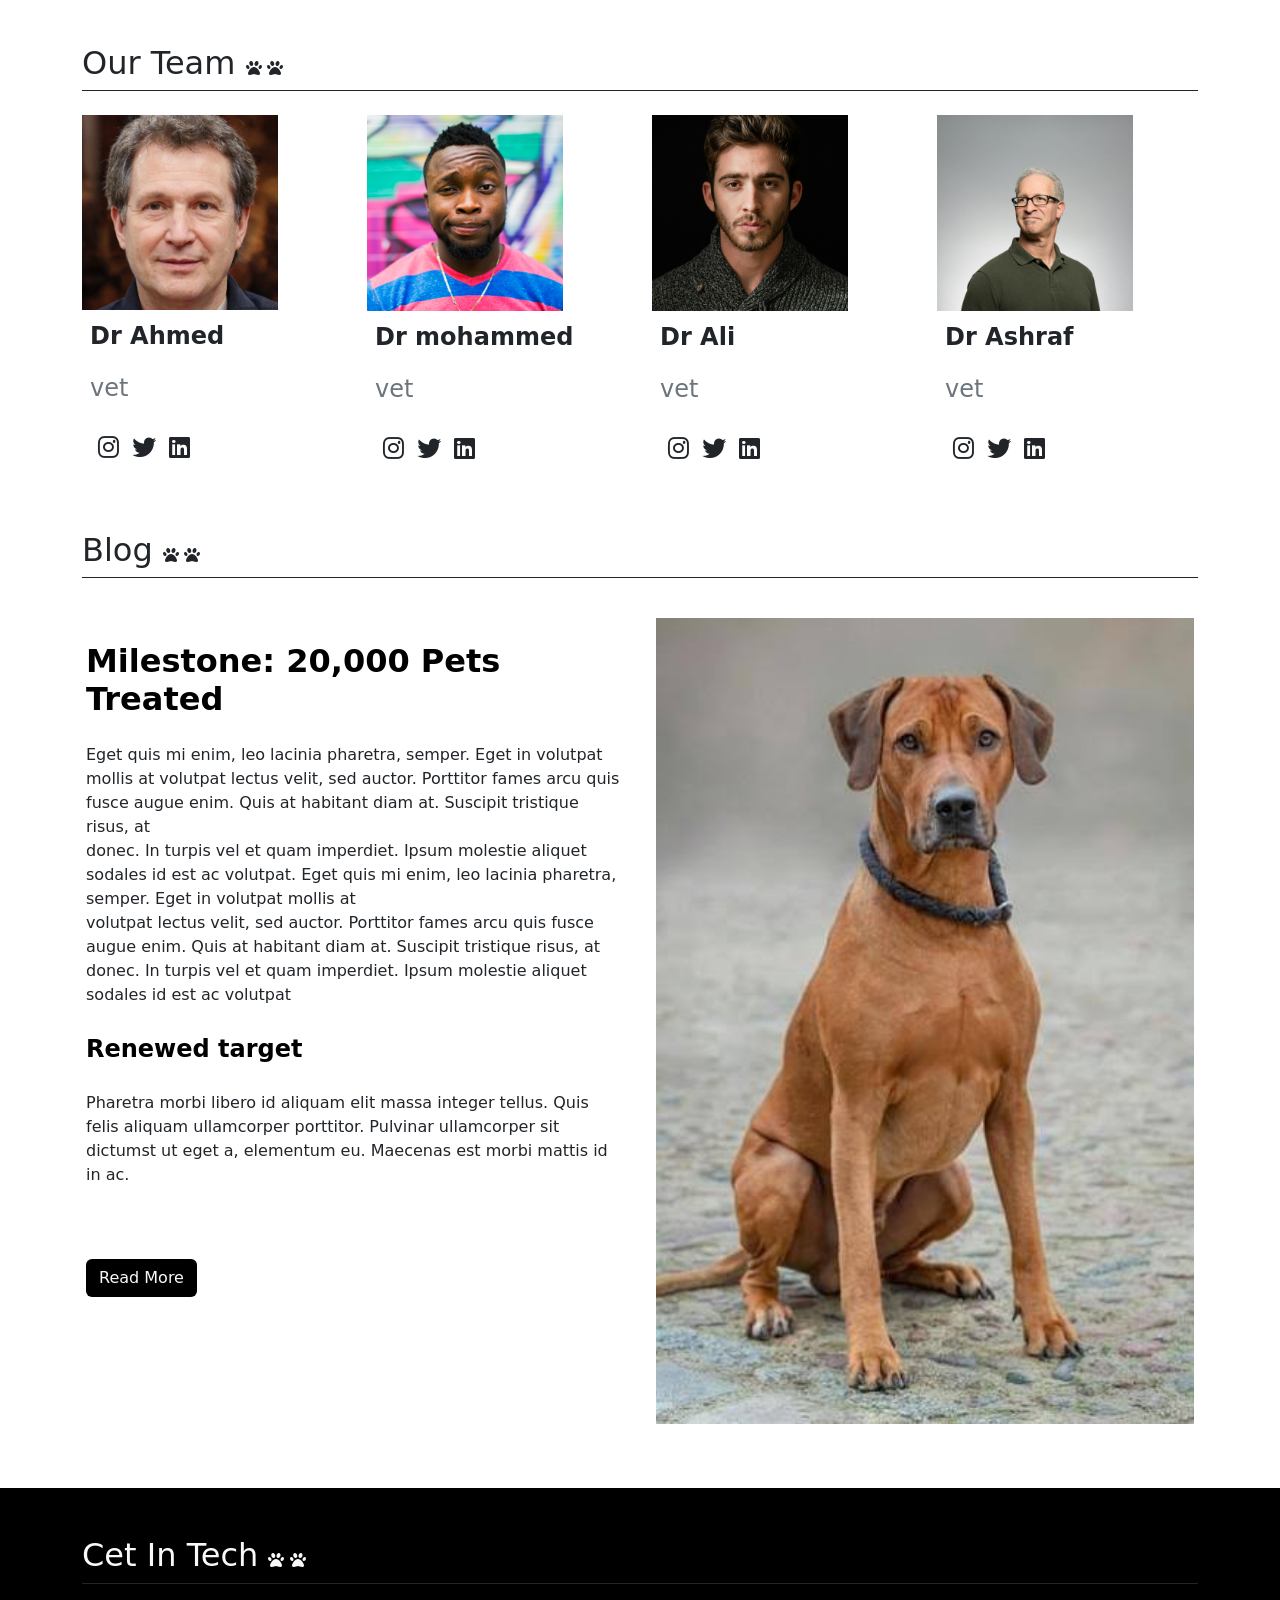
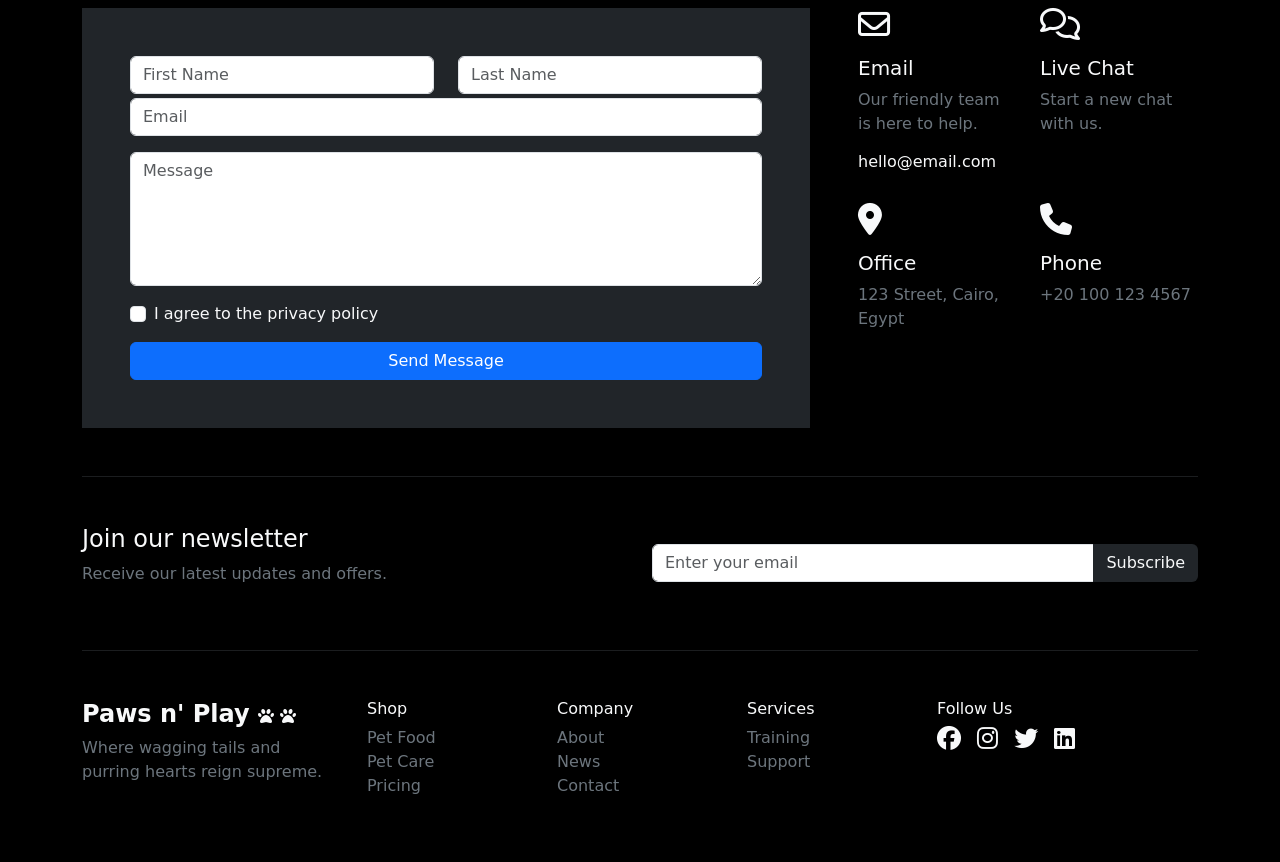
<file: Pawn page/index.html>
<!DOCTYPE html>
<html lang="en">
<head>
    <meta charset="UTF-8">
    <meta name="viewport" content="width=device-width, initial-scale=1.0">
    <title>Paws n’ Pla</title>
    <link href="https://cdn.jsdelivr.net/npm/bootstrap@5.3.8/dist/css/bootstrap.min.css" rel="stylesheet" integrity="sha384-sRIl4kxILFvY47J16cr9ZwB07vP4J8+LH7qKQnuqkuIAvNWLzeN8tE5YBujZqJLB" crossorigin="anonymous">
   <link rel="stylesheet" href="https://cdnjs.cloudflare.com/ajax/libs/font-awesome/6.7.2/css/all.min.css">
    <link rel="stylesheet" href="css/style.css">

</head>
<body>
   <nav class="navbar z-3 bg-light  position-sticky top-0 navbar-expand-lg">
  <div class="container">
   <span>
    <span><i class="fa-solid fa-paw"></i></span>
      <span class="d-inline-block mt-2"><i class="fa-solid fa-paw"></i></span>
   </span>
    <a class="navbar-brand" href="#">Pawn n' Play</a>
    <button class="navbar-toggler" type="button" data-bs-toggle="collapse" data-bs-target="#navbarSupportedContent" aria-controls="navbarSupportedContent" aria-expanded="false" aria-label="Toggle navigation">
      <span class="navbar-toggler-icon"></span>
    </button>
    <div class="collapse navbar-collapse" id="navbarSupportedContent">
      <ul class="navbar-nav m-auto mb-2 mb-lg-0">
         <li class="nav-item dropdown mx-4">
          <a class="nav-link dropdown-toggle" href="#" role="button" data-bs-toggle="dropdown" aria-expanded="false">
            Shop
          </a>
          <ul class="dropdown-menu">
            <li><a class="dropdown-item" href="#">Action</a></li>
            <li><a class="dropdown-item" href="#">Another action</a></li>
            <li><hr class="dropdown-divider"></li>
            <li><a class="dropdown-item" href="#">Something else here</a></li>
          </ul>
        </li>
         <li class="nav-item dropdown mx-4">
          <a class="nav-link dropdown-toggle" href="#" role="button" data-bs-toggle="dropdown" aria-expanded="false">
          Services
          </a>
          <ul class="dropdown-menu">
            <li><a class="dropdown-item" href="#">Action</a></li>
            <li><a class="dropdown-item" href="#">Another action</a></li>
            <li><hr class="dropdown-divider"></li>
            <li><a class="dropdown-item" href="#">Something else here</a></li>
          </ul>
        </li>
        <li class="nav-item mx-4">
          <a class="nav-link" href="#">About Us</a>
        </li>
        <li class="nav-item mx-4">
          <a class="nav-link" href="#">Blog</a>
        </li>
         <li class="nav-item mx-4">
          <a class="nav-link" href="#">Contact</a>
        </li>
      </ul>
      <div class="d-flex" role="search">
          <button class="btn bg-light text-black" type="submit">Get Started</button>
      </div>
    </div>
  </div>
</nav>
    
<main>
    <header id="home" class="home">
      <div class="home-address">
       <div class="container m-auto p-4">
         <h1 class="text-light mt-5 pt-5">Pawsitively Perfect: <br> Where Every Pet's <br> Dream Comes True!</h1>
        <p class="text-light mt-3">Lorem, ipsum dolor sit amet consectetur <br>
          adipisicing elit.Inventore architecto cupiditate <br>
          possimus numquam dignissimos eveniet tempore provident<br> 
          aut sed. Provident velit sint reprehenderit!<br> 
          Numquam reprehenderit
           quod explicabo quo quos veritatis!
          </p>
          <div>
            <button class="text-light bg-transparent border-1 border-light p-2 rounded-5 m-5">Shop now 
               <span>
    <span><i class="fa-solid fa-paw"></i></span>
      <span class="d-inline-block mt-2"><i class="fa-solid fa-paw"></i></span>
   </span>
            </button>
          </div>
       </div>
      </div>
    </header>
    <section class="my-5 py-5">
     <div class="container m-auto">
       <div class="border-bottom border-dark mb-4">
        <h2>Shrop
           <span class="fs-6">
    <span><i class="fa-solid fa-paw"></i></span>
      <span class="d-inline-block mt-2"><i class="fa-solid fa-paw"></i></span>
   </span>
        </h2>
      </div>
      
    <div class="my-5 p-5 border border-1 border-secondary">
      <div class="row ">
      <div class="col-12 col-md-6 col-xl-6">
          <h3>Featured Products</h3>
      </div>
      <div  class="   col-md-6 col-lg-6 d-flex justify-content-end">
        <input type="text" class=" border-0 text-secondary bg-secondary-subtle p-2 rounded-4" placeholder="Search">
      </div>
      </div>
      <div class="">

     <div class=" my-5 d-md-flex d-lg-flex d-xl-flex justify-content-center">
           <ul class="nav nav-pills mb-3 text-black"  id="pills-tab" role="tablist">
  <li class="nav-item" role="presentation">
    <button class="nav-link active text-black" id="pills-home-tab" data-bs-toggle="pill" data-bs-target="#pills-home" type="button" role="tab" aria-controls="pills-home" aria-selected="true">Rondom</button>
  </li>


  <li class="nav-item" role="presentation">
    <button class="nav-link text-black" id="pills-profile-tab" data-bs-toggle="pill" data-bs-target="#pills-profile" type="button" role="tab" aria-controls="pills-profile" aria-selected="false">Cat</button>
  </li>


  <li class="nav-item" role="presentation">
    <button class="nav-link text-black" id="pills-contact-tab" data-bs-toggle="pill" data-bs-target="#pills-contact" type="button" role="tab" aria-controls="pills-contact" aria-selected="false">Dogs</button>
  </li>


  <li class="nav-item" role="presentation">
    <button class="nav-link text-black" id="pills-disabled-tab" data-bs-toggle="pill" data-bs-target="#pills-disabled" type="button" role="tab" aria-controls="pills-disabled" aria-selected="false">Fish</button>
  </li>
   <li class="nav-item" role="presentation">
    <button class="nav-link text-body" id="pills-bird-tab" data-bs-toggle="pill" data-bs-target="#pills-bird" type="button" role="tab" aria-controls="pills-bird" aria-selected="false" >Birds</button>
  </li>
</ul>
     </div>
<div class="tab-content" id="pills-tabContent">
  <div class="tab-pane fade show active" id="pills-home" role="tabpanel" aria-labelledby="pills-home-tab" tabindex="0">
    <div class="row">
      <div class="col-12 col-md-6 col-lg-4 col-xl-4 my-3">
      <div class="card">
    <img src="img/image1.png" alt="">

    <div class="overlay">
        <div class="top">
            <span>₦15,000.00</span>
            <i class="fa-regular fa-heart"></i>
        </div>

        <div class="content">
            <h3>Multivitamin For Cat</h3>
            <p>
                Lorem ipsum dolor sit amet consectetur adipisicing elit.
            </p>
        </div>

        <div class="btns">
            <button>+ 1 -</button>
            <button>Add to cart</button>
        </div>
    </div>
</div>

      </div>
        <div class="col-12 col-md-6 col-lg-4 col-xl-4 my-3">
      <div class="card">
    <img src="img/image2.png" alt="">

    <div class="overlay">
        <div class="top">
            <span>₦15,000.00</span>
            <i class="fa-regular fa-heart"></i>
        </div>

        <div class="content">
            <h3>Multivitamin For Cat</h3>
            <p>
                Lorem ipsum dolor sit amet consectetur adipisicing elit.
            </p>
        </div>

        <div class="btns">
            <button>+ 1 -</button>
            <button>Add to cart</button>
        </div>
    </div>
</div>

      </div>
        <div class="col-12 col-md-6 col-lg-4 col-xl-4 my-3">
      <div class="card">
    <img src="img/image3.png" alt="">

    <div class="overlay">
        <div class="top">
            <span>₦15,000.00</span>
            <i class="fa-regular fa-heart"></i>
        </div>

        <div class="content">
            <h3>Multivitamin For Cat</h3>
            <p>
                Lorem ipsum dolor sit amet consectetur adipisicing elit.
            </p>
        </div>

        <div class="btns">
            <button>+ 1 -</button>
            <button>Add to cart</button>
        </div>
    </div>
</div>

      </div>
    </div>
    
    
    
    
    
    </div>
  <div class="tab-pane fade" id="pills-profile" role="tabpanel" aria-labelledby="pills-profile-tab" tabindex="0">
   <div class="row">
      <div class="col-12 col-md-6 col-lg-4 col-xl-4 my-3">
      <div class="card">
    <img src="img/image4.png" alt="">

    <div class="overlay">
        <div class="top">
            <span>₦15,000.00</span>
            <i class="fa-regular fa-heart"></i>
        </div>

        <div class="content">
            <h3>Multivitamin For Cat</h3>
            <p>
                Lorem ipsum dolor sit amet consectetur adipisicing elit.
            </p>
        </div>

        <div class="btns">
            <button>+ 1 -</button>
            <button>Add to cart</button>
        </div>
    </div>
</div>

      </div>
        <div class="col-12 col-md-6 col-lg-4 col-xl-4 my-3">
      <div class="card">
    <img src="img/image5.png" alt="">

    <div class="overlay">
        <div class="top">
            <span>₦15,000.00</span>
            <i class="fa-regular fa-heart"></i>
        </div>

        <div class="content">
            <h3>Multivitamin For Cat</h3>
            <p>
                Lorem ipsum dolor sit amet consectetur adipisicing elit.
            </p>
        </div>

        <div class="btns">
            <button>+ 1 -</button>
            <button>Add to cart</button>
        </div>
    </div>
</div>

      </div>
        <div class="col-12 col-md-6 col-lg-4 col-xl-4 my-3">
      <div class="card">
    <img src="img/image6.png" alt="">

    <div class="overlay">
        <div class="top">
            <span>₦15,000.00</span>
            <i class="fa-regular fa-heart"></i>
        </div>

        <div class="content">
            <h3>Multivitamin For Cat</h3>
            <p>
                Lorem ipsum dolor sit amet consectetur adipisicing elit.
            </p>
        </div>

        <div class="btns">
            <button>+ 1 -</button>
            <button>Add to cart</button>
        </div>
    </div>
</div>

      </div>
    </div>

  </div>
  <div class="tab-pane fade" id="pills-contact" role="tabpanel" aria-labelledby="pills-contact-tab" tabindex="0">
     <div class="row">
      <div class="col-12 col-md-6 col-lg-4 col-xl-4 my-3">
      <div class="card">
    <img src="img/image7.png" alt="">

    <div class="overlay">
        <div class="top">
            <span>₦15,000.00</span>
            <i class="fa-regular fa-heart"></i>
        </div>

        <div class="content">
            <h3>Multivitamin For Cat</h3>
            <p>
                Lorem ipsum dolor sit amet consectetur adipisicing elit.
            </p>
        </div>

        <div class="btns">
            <button>+ 1 -</button>
            <button>Add to cart</button>
        </div>
    </div>
</div>

      </div>
        <div class="col-12 col-md-6 col-lg-4 col-xl-4 my-3">
      <div class="card">
    <img src="img/image8.png" alt="">

    <div class="overlay">
        <div class="top">
            <span>₦15,000.00</span>
            <i class="fa-regular fa-heart"></i>
        </div>

        <div class="content">
            <h3>Multivitamin For Cat</h3>
            <p>
                Lorem ipsum dolor sit amet consectetur adipisicing elit.
            </p>
        </div>

        <div class="btns">
            <button>+ 1 -</button>
            <button>Add to cart</button>
        </div>
    </div>
</div>

      </div>
        <div class="col-12 col-md-6 col-lg-4 col-xl-4 my-3">
      <div class="card">
    <img src="img/image9.png" alt="">

    <div class="overlay">
        <div class="top">
            <span>₦15,000.00</span>
            <i class="fa-regular fa-heart"></i>
        </div>

        <div class="content">
            <h3>Multivitamin For Cat</h3>
            <p>
                Lorem ipsum dolor sit amet consectetur adipisicing elit.
            </p>
        </div>

        <div class="btns">
            <button>+ 1 -</button>
            <button>Add to cart</button>
        </div>
    </div>
</div>

      </div>
    </div>
  </div>
  <div class="tab-pane fade" id="pills-disabled" role="tabpanel" aria-labelledby="pills-disabled-tab" tabindex="0">
     <div class="row">
      <div class="col-12 col-md-6 col-lg-4 col-xl-4 my-3">
      <div class="card">
    <img src="img/image10.png" alt="">

    <div class="overlay">
        <div class="top">
            <span>₦15,000.00</span>
            <i class="fa-regular fa-heart"></i>
        </div>

        <div class="content">
            <h3>Multivitamin For Cat</h3>
            <p>
                Lorem ipsum dolor sit amet consectetur adipisicing elit.
            </p>
        </div>

        <div class="btns">
            <button>+ 1 -</button>
            <button>Add to cart</button>
        </div>
    </div>
</div>

      </div>
        <div class="col-12 col-md-6 col-lg-4 col-xl-4 my-3">
      <div class="card">
    <img src="img/image11.png" alt="">

    <div class="overlay">
        <div class="top">
            <span>₦15,000.00</span>
            <i class="fa-regular fa-heart"></i>
        </div>

        <div class="content">
            <h3>Multivitamin For Cat</h3>
            <p>
                Lorem ipsum dolor sit amet consectetur adipisicing elit.
            </p>
        </div>

        <div class="btns">
            <button>+ 1 -</button>
            <button>Add to cart</button>
        </div>
    </div>
</div>

      </div>
        <div class="col-12 col-md-6 col-lg-4 col-xl-4 my-3">
      <div class="card">
    <img src="img/image12.png" alt="">

    <div class="overlay">
        <div class="top">
            <span>₦15,000.00</span>
            <i class="fa-regular fa-heart"></i>
        </div>

        <div class="content">
            <h3>Multivitamin For Cat</h3>
            <p>
                Lorem ipsum dolor sit amet consectetur adipisicing elit.
            </p>
        </div>

        <div class="btns">
            <button>+ 1 -</button>
            <button>Add to cart</button>
        </div>
    </div>
</div>

      </div>
    </div>
  </div>
  <div class="tab-pane fade" id="pills-bird" role="tabpanel" aria-labelledby="pills-bird-tab" tabindex="0">
     <div class="row">
      <div class="col-12 col-md-6 col-lg-4 col-xl-4 my-3">
      <div class="card">
    <img src="img/image13.png" alt="">

    <div class="overlay">
        <div class="top">
            <span>₦15,000.00</span>
            <i class="fa-regular fa-heart"></i>
        </div>

        <div class="content">
            <h3>Multivitamin For Cat</h3>
            <p>
                Lorem ipsum dolor sit amet consectetur adipisicing elit.
            </p>
        </div>

        <div class="btns">
            <button>+ 1 -</button>
            <button>Add to cart</button>
        </div>
    </div>
</div>

      </div>
        <div class="col-12 col-md-6 col-lg-4 col-xl-4 my-3">
      <div class="card">
    <img src="img/image14.png" alt="">

    <div class="overlay">
        <div class="top">
            <span>₦15,000.00</span>
            <i class="fa-regular fa-heart"></i>
        </div>

        <div class="content">
            <h3>Multivitamin For Cat</h3>
            <p>
                Lorem ipsum dolor sit amet consectetur adipisicing elit.
            </p>
        </div>

        <div class="btns">
            <button>+ 1 -</button>
            <button>Add to cart</button>
        </div>
    </div>
</div>

      </div>
        <div class="col-12 col-md-6 col-lg-4 col-xl-4 my-3">
      <div class="card">
    <img src="img/image15.png" alt="">

    <div class="overlay">
        <div class="top">
            <span>₦15,000.00</span>
            <i class="fa-regular fa-heart"></i>
        </div>

        <div class="content">
            <h3>Multivitamin For Cat</h3>
            <p>
                Lorem ipsum dolor sit amet consectetur adipisicing elit.
            </p>
        </div>

        <div class="btns">
            <button>+ 1 -</button>
            <button>Add to cart</button>
        </div>
    </div>
</div>

      </div>
    </div>
  </div>
</div>
      </div>
       <div class="d-flex justify-content-end">
      <p> See More>>></p>
     </div>
    </div>
   
     </div>
     
    </section>

    <section>
      <div class="container m-auto">
         <div class=" mb-4">
        <h2>Shrop
           <span class="fs-6">
    <span><i class="fa-solid fa-paw"></i></span>
      <span class="d-inline-block mt-2"><i class="fa-solid fa-paw"></i></span>
   </span>
        </h2>
      </div>
      <div class="row border border-1 border-black p-3 rounded-2">
        <div class="col-12 col-md-12 col-lg-6 col-xl-6">
          <div class="row">
            <div class="col-6 position-relative my-3">
              <img src="img/image16.png" class="w-100" alt="">
              <div class="d-flex align-items-center justify-content-center position-absolute top-0 bottom-0 w-80  bg-black bg-opacity-50">
                <p class="text-center text-light fs-4">Grooming</p>
              </div>
            </div>
             <div class="col-6 position-relative my-3">
              <img src="img/image17.png" class="w-100" alt="">
               <div class="d-flex justify-content-center align-items-center position-absolute top-0 bottom-0 w-80  bg-black bg-opacity-50">
                <p class="text-center text-light fs-4">Boarding</p>
              </div>
            </div>
             <div class="col-6 position-relative my-3">
              <img src="img/image18.png" class="w-100" alt="">
                <div class="d-flex justify-content-center align-items-center position-absolute top-0 bottom-0 w-80  bg-black bg-opacity-50">
                <p class="text-center text-light fs-4">Veterinary</p>
              </div>
            </div>
             <div class="col-6 position-relative my-3">
              <img src="img/image19.png" class="w-100" alt="">
                <div class="d-flex align-items-center justify-content-center position-absolute top-0 bottom-0 w-80  bg-black bg-opacity-50">
                <p class="text-center text-light fs-4">Training</p>
              </div>
            </div>
          </div>
        </div>
        <div class="col-12 col-md-12 col-lg-6 col-xl-6">
        <div class=" position-relative">
          <img src="img/image.png" class="w-100" alt="">
      
         <div class="d-flex align-items-center justify-content-center position-absolute top-0 bottom-0 w-100  bg-black bg-opacity-50">
                <p class="text-center text-light fs-4">Grooming</p>
              </div>
       </div>
        </div>
      </div>
      </div>
    </section>
    <section class="my-5">
      <div class="container m-auto">
           <div class=" mb-4">
        <h2>About
           <span class="fs-6">
    <span><i class="fa-solid fa-paw"></i></span>
      <span class="d-inline-block mt-2"><i class="fa-solid fa-paw"></i></span>
   </span>
        </h2>
      </div>
     <div class="row">
       <div class="col-12 col-md-12 col-lg-6 col-xl-6 border border-1 border-black border-end-0 p-3">
        <p class="my-4">Lorem ipsum dolor sit amet consectetur adipisicing elit
          . Rerum, molestiae veritatis. Autem, fuga provident ab nam
           corporis, asperiores ea, mollitia pariatur magnam 
          excepturi quibusdam? Voluptatum tempora eum minima dicta tenetur.
        </p>
          <p class="my-4">Lorem ipsum dolor sit amet consectetur adipisicing elit
          . Rerum, molestiae veritatis. Autem, fuga provident ab nam
           corporis, asperiores ea, mollitia pariatur magnam 
          excepturi quibusdam? Voluptatum tempora eum minima dicta tenetur.
        </p>
          <p class="my-4">Lorem ipsum dolor sit amet consectetur adipisicing elit
          . Rerum, molestiae veritatis. Autem, fuga provident ab nam
           corporis, asperiores ea, mollitia pariatur magnam 
          excepturi quibusdam? Voluptatum tempora eum minima dicta tenetur.
        </p>
          <p class="my-4">Lorem ipsum dolor sit amet consectetur adipisicing elit
          . Rerum, molestiae veritatis. Autem, fuga provident ab nam
           corporis, asperiores ea, mollitia pariatur magnam 
          excepturi quibusdam? Voluptatum tempora eum minima dicta tenetur.
        </p>
          <p class="my-4">Lorem ipsum dolor sit amet consectetur adipisicing elit
          . Rerum, molestiae veritatis. Autem, fuga provident ab nam
           corporis, asperiores ea, mollitia pariatur magnam 
          excepturi quibusdam? Voluptatum tempora eum minima dicta tenetur.
        </p>
      </div>
         <div class="col-12 col-md-12 col-lg-6 col-xl-6  p-3">
          <img src="img/image16.png" class="w-100" alt="">
        </div>
     </div>
      </div>
    </section>
    <section class="my-5">
      <div class="container m-auto">
          <div class="border-bottom border-dark mb-4">
        <h2>Our Team
           <span class="fs-6">
    <span><i class="fa-solid fa-paw"></i></span>
      <span class="d-inline-block mt-2"><i class="fa-solid fa-paw"></i></span>
   </span>
        </h2>
      </div>
      <div class="row g-4">
        <div class="col-6 col-md-6 col-lg-3 col-xl-3">
          <div>
             <img src="img/avatar-1.png" class="w-75" alt="">
         
          </div>
          <div class="p-2">
            <p class="fs-4 fw-bold">Dr Ahmed</p>
            <p class="text-secondary fs-4">vet</p>
            <span class="d-inline-block m-2 fs-4"><i class="fa-brands fa-instagram"></i></span>
            <span class="d-inline-block fs-4"><i class="fa-brands fa-twitter"></i></span>
            <span class="d-inline-block m-2 fs-4"><i class="fa-brands fa-linkedin"></i></span>
          </div>
        </div>
        <div class="col-6 col-md-6 col-lg-3 col-xl-3">
          <div>
             <img src="img/avatar-2.jpg" class="w-75" alt="">
         
          </div>
          <div class="p-2">
            <p class="fs-4 fw-bold">Dr mohammed</p>
            <p class="text-secondary fs-4">vet</p>
            <span class="d-inline-block m-2 fs-4"><i class="fa-brands fa-instagram"></i></span>
            <span class="d-inline-block fs-4"><i class="fa-brands fa-twitter"></i></span>
            <span class="d-inline-block m-2 fs-4"><i class="fa-brands fa-linkedin"></i></span>
          </div>
        </div>
         <div class="col-6 col-md-6 col-lg-3 col-xl-3">
          <div>
             <img src="img/avatar-3.jpg" class="w-75" alt="">
         
          </div>
          <div class="p-2">
            <p class="fs-4 fw-bold">Dr Ali</p>
            <p class="text-secondary fs-4">vet</p>
            <span class="d-inline-block m-2 fs-4"><i class="fa-brands fa-instagram"></i></span>
            <span class="d-inline-block fs-4"><i class="fa-brands fa-twitter"></i></span>
            <span class="d-inline-block m-2 fs-4"><i class="fa-brands fa-linkedin"></i></span>
          </div>
        </div>
         <div class="col-6 col-md-6 col-lg-3 col-xl-3">
          <div>
             <img src="img/avatar-4.jpg" class="w-75" alt="">
         
          </div>
          <div class="p-2">
            <p class="fs-4 fw-bold">Dr Ashraf</p>
            <p class="text-secondary fs-4">vet</p>
            <span class="d-inline-block m-2 fs-4"><i class="fa-brands fa-instagram"></i></span>
            <span class="d-inline-block fs-4"><i class="fa-brands fa-twitter"></i></span>
            <span class="d-inline-block m-2 fs-4"><i class="fa-brands fa-linkedin"></i></span>
          </div>
        </div>
      </div>
      </div>
    </section>
     <section class="my-5">
      <div class="container m-auto">
          <div class="border-bottom border-dark mb-4">
        <h2>Blog
           <span class="fs-6">
    <span><i class="fa-solid fa-paw"></i></span>
      <span class="d-inline-block mt-2"><i class="fa-solid fa-paw"></i></span>
   </span>
        </h2>
      </div>
     <div class="row">
       <div class="col-12 col-md-12 col-lg-6 col-xl-6 p-3">
        <h3 class="fs-2 text-black fw-bold my-4"> Milestone: 20,000 Pets Treated</h3>
        <p class="my-4">Eget quis mi enim, leo lacinia pharetra,
           semper. Eget in volutpat mollis at volutpat lectus velit,
            sed auctor. Porttitor fames arcu quis fusce augue enim.
             Quis at habitant diam at. Suscipit tristique risus, at <br> 
             donec. In turpis vel et quam imperdiet. Ipsum molestie 
             aliquet sodales id est ac volutpat. Eget quis mi enim, 
             leo lacinia pharetra, semper. Eget in volutpat mollis at <br> 
             volutpat lectus velit, sed auctor. Porttitor fames arcu
              quis fusce augue enim. Quis at habitant diam at. 
              Suscipit tristique risus, at donec. In turpis vel et quam imperdiet. 
          Ipsum molestie aliquet sodales id est ac volutpat
        </p>
          <p class="fs-4 text-black fw-bold my-4 "> Renewed target  </p>
          <p class="my-4">Pharetra morbi libero id aliquam elit massa integer tellus. Quis felis aliquam ullamcorper porttitor. Pulvinar ullamcorper sit dictumst ut eget a, elementum eu. Maecenas est morbi mattis id in ac.
             </p>
          
             <div>
              <button class="btn bg-black text-light my-5">Read More </button>
             </div>
      </div>
         <div class="col-12 col-md-12 col-lg-6 col-xl-6  p-3">
          <img src="img/dog.png" class="w-100" alt="">
        </div>
     </div>
      </div>
    </section>
    <section class="contact bg-black text-light py-5">
    <div class="container">

        <div class="border-bottom border-dark mb-4">
        <h2>Cet In Tech
           <span class="fs-6">
    <span><i class="fa-solid fa-paw"></i></span>
      <span class="d-inline-block mt-2"><i class="fa-solid fa-paw"></i></span>
   </span>
        </h2>
      </div>

        <div class="row g-5">
     <div class="col-12 col-lg-8">
                
                    <form class="bg-dark p-5">

                        <div class="row">
                            <div class="col-md-6 mb-1">
                                <input type="text" class="form-control" placeholder="First Name">
                            </div>

                            <div class="col-md-6 mb-1">
                               
                                <input type="text" class="form-control" placeholder="Last Name">
                            </div>
                        </div>

                        <div class="mb-3">
                            
                            <input type="email" class="form-control" placeholder="Email">
                        </div>

                        <div class="mb-3">
          
                            <textarea rows="5" class="form-control" placeholder="Message"></textarea>
                        </div>

                        <div class="form-check mb-3">
                            <input class="form-check-input" type="checkbox" placeholder=" .">
                            <label class="form-check-label">
                                I agree to the privacy policy
                            </label>
                        </div>

                        <button class="btn btn-primary w-100">
                            Send Message
                        </button>

                    </form>

            </div>

              <div class="col-12 col-lg-4">

                <div class="row g-4">

                    <div class="col-md-6">
                        <i class="fa-regular fa-envelope fa-2x text-light mb-3"></i>
                        <h5>Email</h5>
                        <p class="text-secondary">
                            Our friendly team is here to help.
                        </p>
                        <h6>hello@email.com</h6>
                    </div>

                    <div class="col-md-6">
                        <i class="fa-regular fa-comments fa-2x text-light mb-3"></i>
                        <h5>Live Chat</h5>
                        <p class="text-secondary">
                            Start a new chat with us.
                        </p>
                    </div>

                    <div class="col-md-6">
                        <i class="fa-solid fa-location-dot fa-2x text-light mb-3"></i>
                        <h5>Office</h5>
                        <p class="text-secondary">
                            123 Street, Cairo, Egypt
                        </p>
                    </div>

                    <div class="col-md-6">
                        <i class="fa-solid fa-phone fa-2x text-light mb-3"></i>
                        <h5>Phone</h5>
                        <p class="text-secondary">
                            +20 100 123 4567
                        </p>
                    </div>

                </div>

            </div>

        </div>

        <hr class="border-secondary my-5">

        <div class="row align-items-center gy-3">

            <div class="col-lg-6">
                <h4>Join our newsletter</h4>
                <p class="text-secondary">
                    Receive our latest updates and offers.
                </p>
            </div>
            <div class="col-lg-6">
                <div class="input-group">
                    <input type="email"
                        class="form-control"
                        placeholder="Enter your email">
                    <button class="btn bg-dark text-light">
                        Subscribe
                    </button>
                </div>
            </div>

        </div>

        <hr class="border-secondary my-5">

        <!-- Footer -->

        <div class="row gy-4">

            <div class="col-lg-3">
                <h4 class="fw-bold text-light">
                    Paws n' Play 
                      <span class="fs-6">
    <span><i class="fa-solid fa-paw"></i></span>
      <span class="d-inline-block mt-2"><i class="fa-solid fa-paw"></i></span>
   </span>
                </h4>

                <p class="text-secondary">
                    Where wagging tails and purring hearts reign supreme.
                </p>
            </div>

            <div class="col-6 col-md-2">
                <h6>Shop</h6>

                <ul class="list-unstyled">
                    <li><a href="#" class="text-secondary text-decoration-none">Pet Food</a></li>
                    <li><a href="#" class="text-secondary text-decoration-none">Pet Care</a></li>
                    <li><a href="#" class="text-secondary text-decoration-none">Pricing</a></li>
                </ul>
            </div>

            <div class="col-6 col-md-2">
                <h6>Company</h6>

                <ul class="list-unstyled">
                    <li><a href="#" class="text-secondary text-decoration-none">About</a></li>
                    <li><a href="#" class="text-secondary text-decoration-none">News</a></li>
                    <li><a href="#" class="text-secondary text-decoration-none">Contact</a></li>
                </ul>
            </div>

            <div class="col-6 col-md-2">
                <h6>Services</h6>

                <ul class="list-unstyled">
                    <li><a href="#" class="text-secondary text-decoration-none">Training</a></li>
                    <li><a href="#" class="text-secondary text-decoration-none">Support</a></li>
                </ul>
            </div>

            <div class="col-6 col-md-3">
                <h6>Follow Us</h6>

                <div class="d-flex gap-3 fs-4">
                    <i class="fa-brands fa-facebook"></i>
                    <i class="fa-brands fa-instagram"></i>
                    <i class="fa-brands fa-twitter"></i>
                    <i class="fa-brands fa-linkedin"></i>
                </div>
            </div>

        </div>

    </div>
</section>
</main>




    <script src="https://cdn.jsdelivr.net/npm/bootstrap@5.3.8/dist/js/bootstrap.bundle.min.js" integrity="sha384-FKyoEForCGlyvwx9Hj09JcYn3nv7wiPVlz7YYwJrWVcXK/BmnVDxM+D2scQbITxI" crossorigin="anonymous"></script>

</body>
</html>
</file>
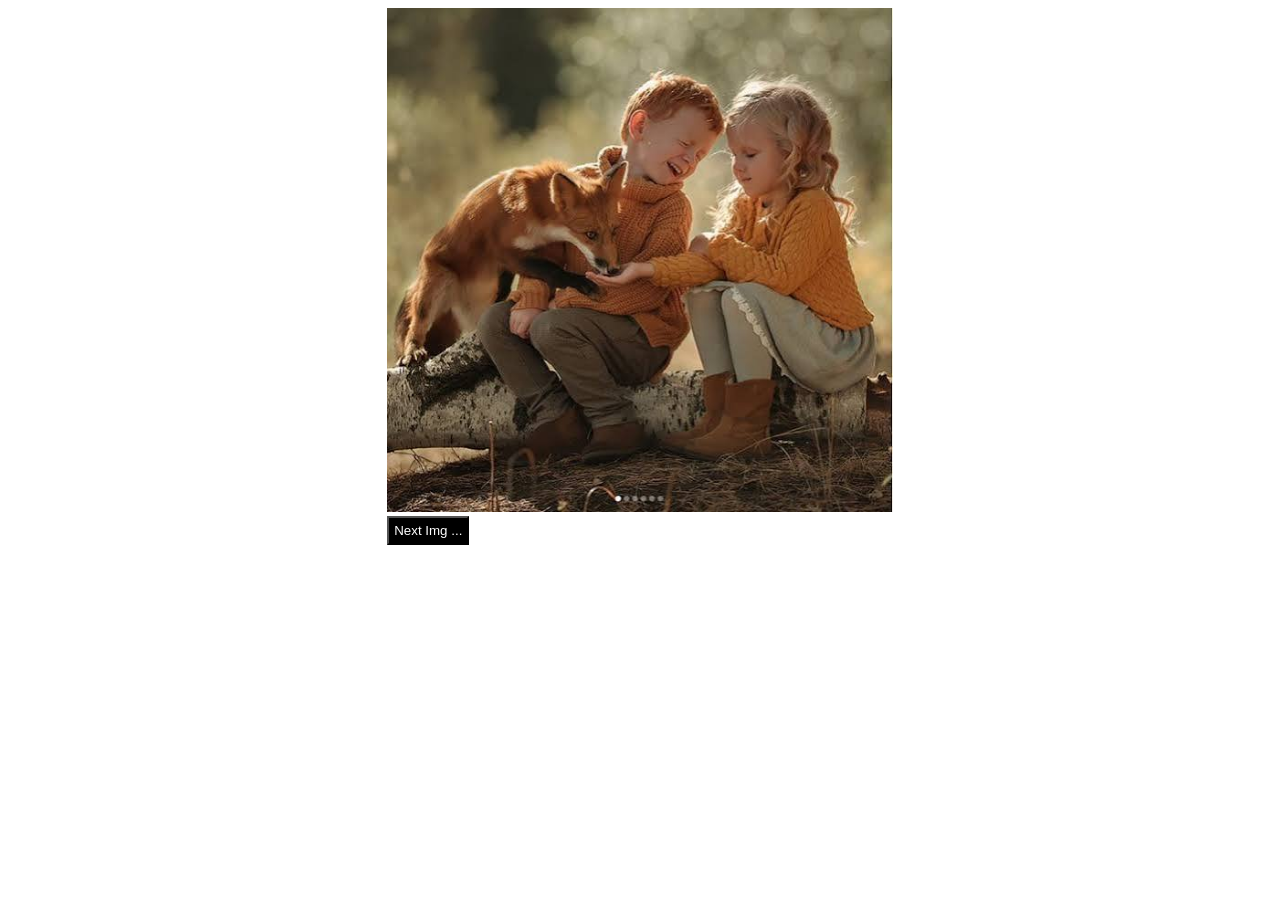
<file: toggle task/index.html>
<!DOCTYPE html>
<html lang="en">
<head>
    <meta charset="UTF-8">
    <meta name="viewport" content="width=device-width, initial-scale=1.0">
    <title>Document</title>
    <link rel="stylesheet" href="style.css">
</head>
<body>
    <div class="container">
        <img src="image16.png" class="" id="app-img" alt="">
        <img src="image19.png" class="hidden" id="dis-app-img" alt="">
       <button class="btn" id="btn"> Next Img ...</button>
    </div>
<script src="main.js"></script>    
</body>
</file>
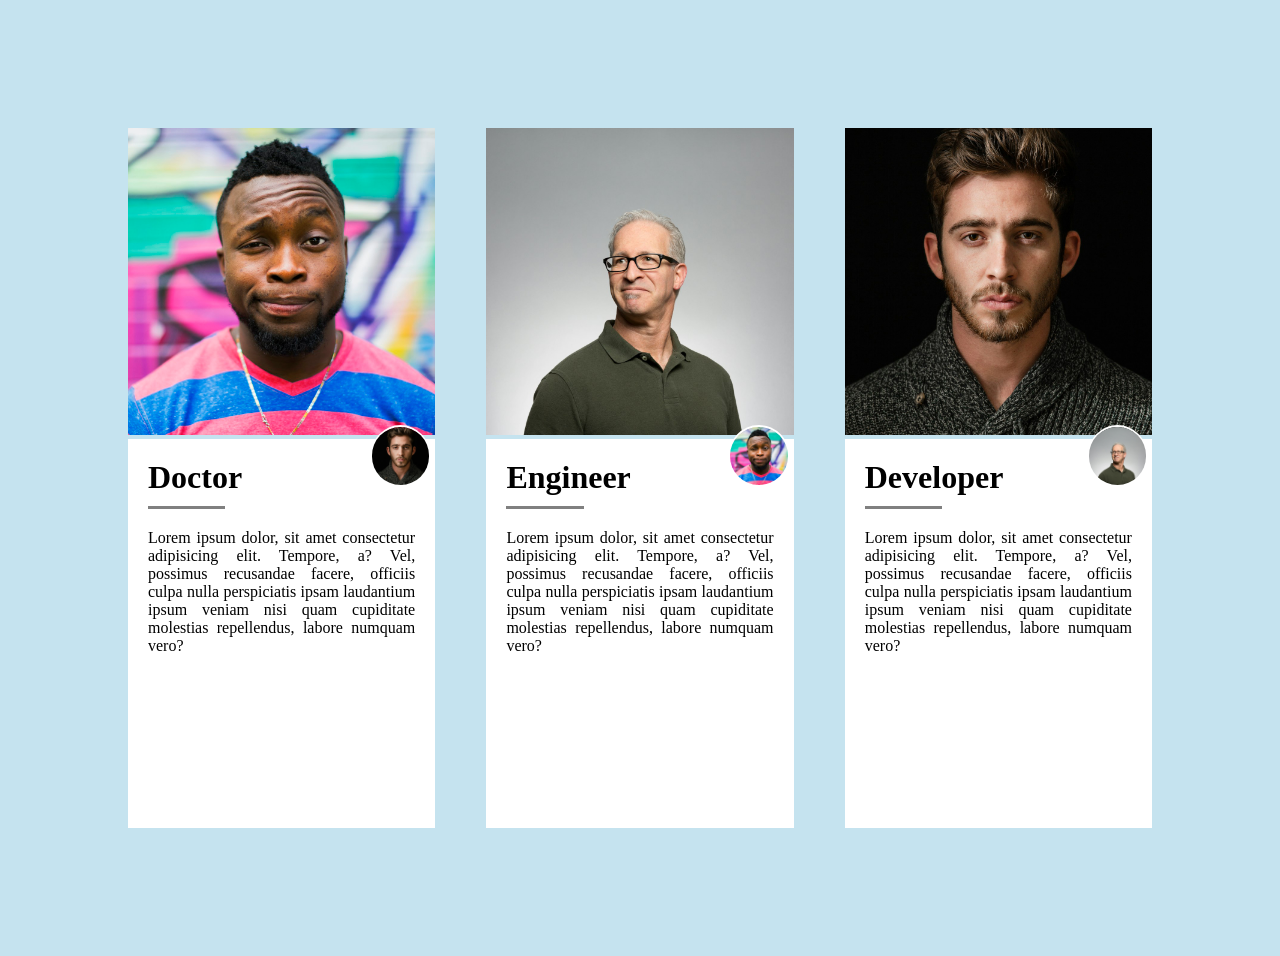
<file: Position task/positin task1/index.html>
<!DOCTYPE html>
<html lang="en">
<head>
    <meta charset="UTF-8">
    <meta name="viewport" content="width=device-width, initial-scale=1.0">
    <title>Document</title>
    <link rel="stylesheet" href="style.css">
</head>
<body>
   <div class="screen">
     <div class="card">
       <img src="img/avatar-2.jpg" alt="personal-img">

             <div class="cover">
       <div class="header">
         <h1>Doctor</h1>
           <div class="personal-img">
              <img src="img/avatar-3.jpg" alt="personal-img">
           </div>
         
       </div>
       

     <div class="line"></div>
        <p>Lorem ipsum dolor, sit amet consectetur adipisicing elit.
             Tempore, a? Vel, possimus recusandae facere, officiis culpa nulla perspiciatis ipsam
             laudantium ipsum veniam nisi quam cupiditate molestias repellendus, labore numquam vero?</p>
              
             </div>
    </div>
      <div class="card">
       <img src="img/avatar-4.jpg" alt="personal-img">

             <div class="cover">
       <div class="header">
         <h1> Engineer</h1>
    <div class="personal-img">
         <img src="img/avatar-2.jpg" alt="personal-img">
    </div>
          
       </div>
       

     <div class="line"></div>
        <p>Lorem ipsum dolor, sit amet consectetur adipisicing elit.
             Tempore, a? Vel, possimus recusandae facere, officiis culpa nulla perspiciatis ipsam
             laudantium ipsum veniam nisi quam cupiditate molestias repellendus, labore numquam vero?</p>
            
             </div>
    </div>
      <div class="card">
       <img src="img/avatar-3.jpg" alt="personal-img">

             <div class="cover">
       <div class="header">
         <h1>Developer</h1>
    
        <div class="personal-img">
               <img src="img/avatar-4.jpg" alt="personal-img">
        </div>
       </div>
       

     <div class="line"></div>
        <p>Lorem ipsum dolor, sit amet consectetur adipisicing elit.
             Tempore, a? Vel, possimus recusandae facere, officiis culpa nulla perspiciatis ipsam
             laudantium ipsum veniam nisi quam cupiditate molestias repellendus, labore numquam vero?</p>
             </div>
    </div>
   </div>
</body>
</html>
</file>
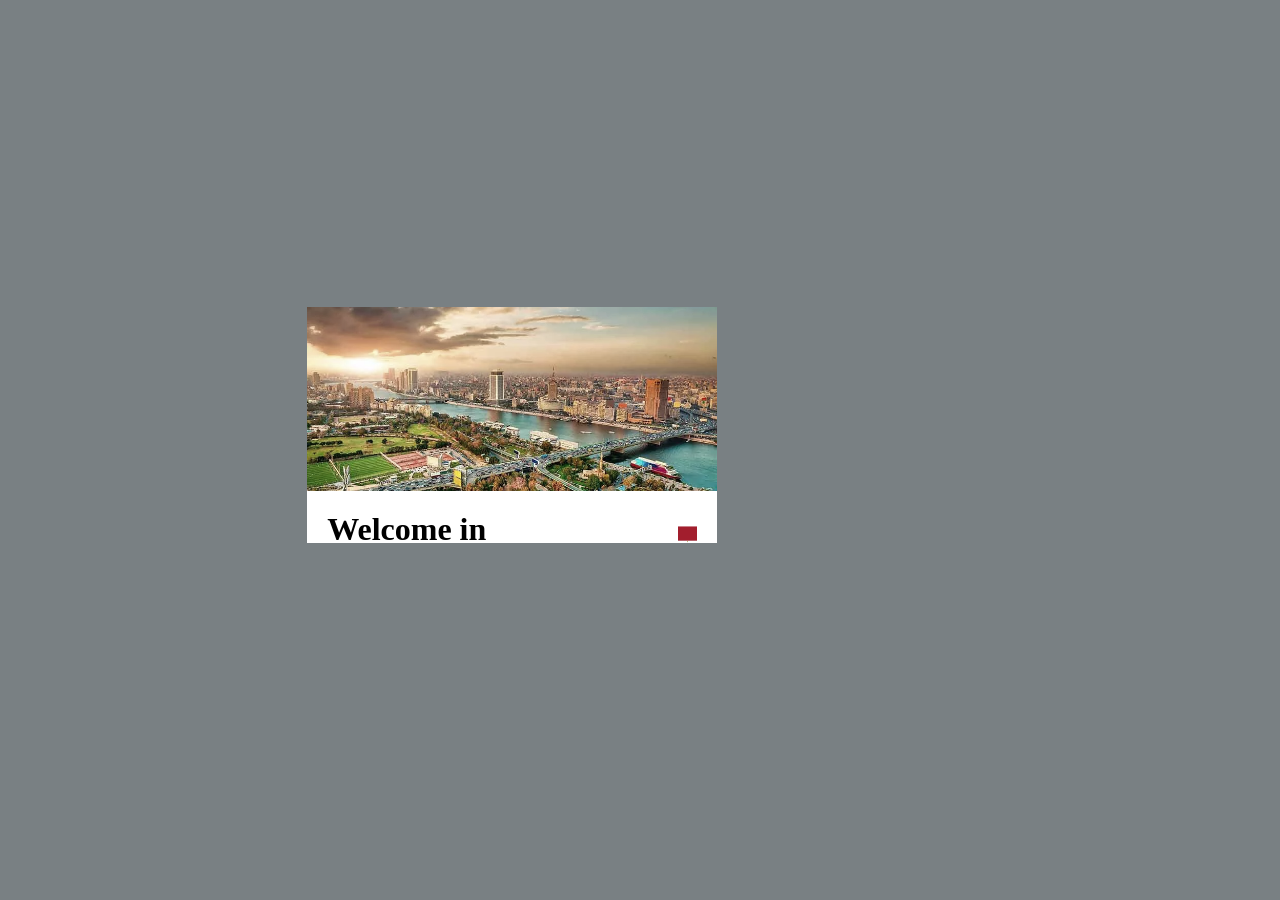
<file: Position task/Position task2/index.html>
<!DOCTYPE html>
<html lang="en">
<head>
    <meta charset="UTF-8">
    <meta name="viewport" content="width=device-width, initial-scale=1.0">
    <title>Document</title>
    <link rel="stylesheet" href="style.css">
</head>
<body>
   <div class="screen">
     <div class="card">
       <img src="img/cities-in-egypt-askaladdin.webp" alt="cities-in-egypt">

             <div class="cover">
       <div class="header">
         <h1>Welcome in Egyot</h1>
    
           <img src="img/shopping.webp" alt="egypt flag">
       </div>
       

     <div class="line"></div>
        <p>Lorem ipsum dolor, sit amet consectetur adipisicing elit.
             Tempore, a? Vel, possimus recusandae facere, officiis culpa nulla perspiciatis ipsam
             laudantium ipsum veniam nisi quam cupiditate molestias repellendus, labore numquam vero?</p>
              <a href="#"> Evant Details</a>
             </div>
    </div>
   </div>
</body>
</html>
</file>
<file: bootstrap-card/style.css>
.card{
    box-shadow: 2px 2px rgba(126, 126, 126, 0.74);
}
</file>
<file: car-task/css/style.css>
body{
  overflow: hidden;
  background-color: black;

}
.div{
  margin-top: 50px;
 border-top: 3px solid white;
 border-bottom: 3px solid white;
}
img{
    display: block;
    position: relative;
   width: 200px;
  animation-name: taxi;
  animation-duration: 3s;
  animation-iteration-count: infinite;
}
@keyframes taxi{

    from{
        transform: translateX(-200px);
    }

    to{
        transform: translateX(100vw);
    }

}
.img1{
 animation-duration:2s;
}
</file>
<file: CSS section/style.css>
*{
    box-sizing: border-box;
    font-family: 'Segoe UI', Tahoma, Geneva, Verdana, sans-serif;
      padding: 0px;
    margin: 0px;
}
body{
   background-color: rgb(239, 238, 238);
  
}
/* Global style */
.container{
    width: 80%;
    margin: auto;
}
.line{
    width: 60px;
    height: 3px;
    margin: auto;
    background-color: rgb(247, 117, 70);
}

.float-left{
 float: left;
}
a {
    text-decoration: none;
    color: inherit;
}

ul {
    list-style: none;
}
.clear{
    clear: both;
}
/* ********************Nav****************** */
nav{
    background-color: black;
height: 60px;
    padding: 20px 10px;
    
}
.nav-left,.nav-right{
    width: 50%;
     color: white;
     margin-bottom: 5%;
    
   }
.nav-con{
    margin-left: 8%;
    list-style: none;
   
}
.nav-link{
     text-decoration: none;
        color: white;
}
.logo{
    font-size: 29px;
    font-weight: 900;
}
.logo-span{
    color:rgb(247, 117, 70) ;
    font-weight: 400;
}
/* **************Home************ */

.home{
    background-image: url("img/tower-of-london-1024x912.jpg");
    background-size: cover;
    background-position: center;

}

.overlay{
    width: 100%;
    height: 100%;
    background-color: rgba(0,0,0,.55);
    padding: 5% 0px;
}
.home-left,
.home-right{
    width: 48%;
    vertical-align: top;
    
}
.home-left{
    float: left;
   
}
.home-right{
    float: right;
    text-align: right;
   
}

/* ----------------HOME LEFT ---------------- */

.home-left h1{
    color: white;
    font-size: 70px;
    margin-bottom: 20px;
}

.home-text1{
    color: white;
    font-size: 38px;
    line-height: 1.3;
}

.home-line{
    width: 70px;
    height: 3px;
    background: white;
    margin: 30px 0;
}

.home-text2{
    color: #ccc;
    width: 80%;
    line-height: 1.8;
    margin-bottom: 35px;
}

.home-btn{
    background: transparent;
    color: white;
    border: 2px solid white;
    padding: 12px 35px;
    cursor: pointer;
}

/* ---------------- FORM ---------------- */

form{
    width: 360px;
    background: white;
    border-radius: 4px;
    overflow: hidden;
    margin-left: auto;
}

.form-text{
    background: white;
    text-align: center;
    font-size: 24px;
    font-weight: bold;
    padding: 25px;
}

.form-text span{
    color: orange;
}

.input{
    display: block;
    width: 80%;
    margin: 25px auto;
    border: none;
    border-bottom: 1px solid #ddd;
    padding: 12px 0;
    outline: none;
}

.form-btn{
    width: 100%;
    background: orange;
    color: white;
    border: none;
    padding: 18px;
    font-size: 18px;
    cursor: pointer;
}





/* ***********features Section************* */
.features{
        padding-top: 10px;
    margin-top: 5%;
    }
.address{
    margin: 2% 0px;
text-align: center;
  font-weight: 300;
}

.features-text{
  text-align: center;
  color: rgb(91, 91, 91); 
    font-weight: 300;
     margin:2% 0px;
}
.card{
    margin-top: 40px;
    border: 1px solid rgba(160, 158, 158, 0.19);
     text-align: center;
    width: 30%;
    box-shadow: 2px solid rgba(160, 158, 158, 0.73);
    display: inline-block;
    margin-left: 20px;
}
.card-line{
    margin-top: 0px;
    padding: 5px;
    border-bottom: 1px solid white;
}
.head-card{
 background-color: rgb(40, 39, 39);
 color: white;
 font-weight: 800;
 margin-top: 0px;
 padding-bottom: 0px;
}
.price{
   padding: 5px;  
    border-bottom: 5px solid rgb(247, 117, 70) ;
}
.doller-span{
    font-size: 25px;
    padding: 0px;
    margin: 0px;
}
.number-span{
    font-size:40px;
     padding: 0px;
    margin: 0px;
}
.text-price{
    margin: 2% 0px;
    color: gray;
   }
   .card-list{
  padding: 0px;
   color: gray;
   list-style: none;
   background-color: white;
   margin: 0px;
}
.border-list{
    border-bottom: 1px solid #f1ecec;
    width: 100%;
   
    padding: 10px;

}
.last-item{
 padding: 10px;
}
.text-price2{
    background-color:rgb(247, 117, 70) ;
    color: white;
    text-align: center;
    padding: 10px;
      margin: 2% 0px;
    padding-bottom: 10px;
   width: 100%;
}
.price2{
     border-bottom: 0px ;
}
/* *********About Section******** */
.about{
    margin-top: 100px;
}
.about .about-1{
    width: 20%;
    display: inline-block;
}
.about .about-1 li{
    background-color: rgb(41, 40, 40);
    color: white;
    padding: 40px 20px;
    border-bottom: 2px solid white;
    list-style: none;
    font-size: 20px;
    text-align: center;
}
.about .about-1 .about-tab{
    background-color:rgb(247, 117, 70) ;
}
.about .about-2{
    vertical-align: text-bottom;
     margin-left: 6%;
    width: 40%;
    display: inline-block;
    font-size: 19px;
    margin-bottom:7%;
}
.about .about-2  h2{
    font-size: 28px;
    margin: 2% ;

}
.about .about-2 p{
    font-size: 16px;
    color: gray;
    margin-top: 2%;
}
.about .about-3{
      width: 30%;
    display: inline-block;
    margin-left: 3%;
    
}
.about-img{
    width: 100%;
    -webkit-box-reflect: below 0px linear-gradient(transparent , rgba(84, 84, 89, 0.71));
  
}
/* ************Contact us************* */

.contact{
    width: 100%;
    margin-top: 10%;
    padding-top: 20px;
    margin-bottom: 5%;
}
.contact form{
    width: 80%;
    margin: auto;
    box-shadow:3px rgba(49, 48, 48, 0.93);
}
.contact-form{
    width: 40%;
}
 .contact-input{
    float: left;
 }

.textarea{

    float: right;
}
</file>
<file: luxestate page/style.css>
/* ===========================
   Google Font
=========================== */

@import url('https://fonts.googleapis.com/css2?family=Montserrat:wght@300;400;500;600;700;800&display=swap');

*{
    margin:0;
    padding:0;
    box-sizing:border-box;
    font-family:'Montserrat',sans-serif;
}

body{
    background:#fff;
    color:#1f373d;
}

img{
    width:100%;
    display:block;
}

a{
    text-decoration:none;
    color:#1f373d;
}

ul{
    list-style:none;
}

.container{
    width:80%;
    margin:auto;
}

/* ===========================
        NAVBAR
=========================== */

header{
    padding:25px 0;
}

header .container{
    display:flex;
    justify-content:space-between;
    align-items:center;
}

.logo h2{
    font-size:30px;
    font-weight:700;
}

nav ul{
    display:flex;
    gap:35px;
}

nav a{
    font-size:15px;
    transition:.3s;
}

nav a:hover{
    color:#ffcc01;
}

.buttons{
    display:flex;
    align-items:center;
    gap:20px;
}

.buttons button{
    background:#ffcc01;
    border:none;
    padding:12px 25px;
    cursor:pointer;
    border-radius:5px;
    font-weight:600;
}

/* ===========================
        HERO
=========================== */

.hero{
    width:90%;
    margin:40px auto;
    position:relative;
}

.hero-image img{
    width: 60%;
    height:600px;
    
    margin-left: 400px;
}

.hero-content{
    position:absolute;
    top:90px;
    left:50px;
}

.hero-content h1{
    font-size:60px;
    line-height:1.1;
    margin-bottom:40px;
}

.search-box{
    width:430px;
    display:flex;
    background:#fff;
    box-shadow:0 10px 25px rgba(0,0,0,.08);
}

.search-box input{
    flex:1;
    border:none;
    padding:18px;
    outline:none;
    font-size:15px;
}

.search-box button{
    width:120px;
    border:none;
    background:#ffcc01;
    cursor:pointer;
    font-weight:600;
}

.hero-info{
    position:absolute;
    right:0;
    bottom:0;
    display:flex;
}

.hero-info div{
    background:#ffcc01;
    padding:18px 35px;
    font-weight:600;
}

/* ===========================
     STATISTICS
=========================== */

.statistics{
  
    margin:100px auto;
    display:flex;
    justify-content:space-between;
    align-items:center;
    gap:60px;
}

.statistics .left{
    width:50%;
}

.statistics h2{
    font-size:40px;
    margin-bottom:30px;
}

.statistics p{
    color:#777;
    line-height:1.8;
    margin-bottom:20px;
}

.statistics .right{
    width:40%;
    display:grid;
    grid-template-columns:repeat(2,1fr);
    gap:25px;
}

.statistics .box{
    background:#f6f5f4;
    text-align:center;
    padding:45px;
}

.statistics .box h3{
    color:#ffcc01;
    font-size:38px;
    margin-bottom:10px;
}

.statistics .box span{
    font-weight:600;
}
/*==========================
      APARTMENTS
==========================*/

.apartments{
    background:#f6f5f4;
    padding:90px 0;
}

.apartments h2{
    width:90%;
    margin:0 auto 50px;
    font-size:40px;
}

.cards{
    width:90%;
    margin:auto;
    display:grid;
    grid-template-columns:repeat(3,1fr);
    gap:30px;
}

.card{
    background:#fff;
    box-shadow:0 8px 20px rgba(0,0,0,.08);
    transition:.3s;
}

.card:hover{
    transform:translateY(-10px);
}

.card img{
    height:280px;
    object-fit:cover;
}

.card-body{
    padding:20px;
}

.card-body h4{
    font-size:17px;
    margin-bottom:20px;
    line-height:1.5;
}

.price{
    display:flex;
    justify-content:space-between;
    align-items:center;
}

.price span:first-child{
    color:#ffcc01;
    font-size:22px;
    font-weight:bold;
}

.details{
    display:flex;
    gap:20px;
    color:#888;
    font-size:14px;
}

.apartment-buttons{
    width:90%;
    margin:60px auto 0;
    display:flex;
    justify-content:center;
    gap:20px;
}

.apartment-buttons button{
    border:none;
    padding:18px 35px;
    cursor:pointer;
    font-weight:600;
}

.apartment-buttons button:first-child{
    background:#ffcc01;
}

.apartment-buttons button:last-child{
    background:#fff;
}

/*==========================
      HOW IT WORKS
==========================*/

.works{
    width:90%;
    margin:100px auto;
}

.works h2{
    font-size:40px;
    margin-bottom:20px;
}

.work-cards{
    margin-top:50px;
    display:grid;
    grid-template-columns:repeat(3,1fr);
    gap:30px;
}

.work-card{
    background:#fff;
    padding:40px;
    box-shadow:0 10px 20px rgba(0,0,0,.08);
    transition:.3s;
}

.work-card:hover{
    background:#ffcc01;
}

.work-card h1{
    font-size:70px;
    margin-bottom:20px;
}

.work-card h3{
    margin-bottom:20px;
}

.work-card p{
    color:#666;
    line-height:1.8;
}

/*==========================
        SERVICES
==========================*/

.services{
    width:90%;
    margin:100px auto;
}

.services h2{
    font-size:40px;
    margin-bottom:50px;
}

.service-content{
    display:flex;
    align-items:center;
    gap:60px;
}

.service-image{
    flex:1;
}

.service-image img{
    height:500px;
    object-fit:cover;
}

.service-text{
    flex:1;
}

.service-text div{
    margin-bottom:40px;
}

.service-text h3{
    margin-bottom:15px;
    font-size:28px;
}

.service-text p{
    color:#666;
    line-height:1.9;
}
/*==========================
      APARTMENTS
==========================*/

.apartments{
    background:#f6f5f4;
    padding:90px 0;
}

.apartments h2{
    width:90%;
    margin:0 auto 50px;
    font-size:40px;
}

.cards{
    width:90%;
    margin:auto;
    display:grid;
    grid-template-columns:repeat(3,1fr);
    gap:30px;
}

.card{
    background:#fff;
    box-shadow:0 8px 20px rgba(0,0,0,.08);
    transition:.3s;
}

.card:hover{
    transform:translateY(-10px);
}

.card img{
    height:280px;
    object-fit:cover;
}

.card-body{
    padding:20px;
}

.card-body h4{
    font-size:17px;
    margin-bottom:20px;
    line-height:1.5;
}

.price{
    display:flex;
    justify-content:space-between;
    align-items:center;
}

.price span:first-child{
    color:#ffcc01;
    font-size:22px;
    font-weight:bold;
}

.details{
    display:flex;
    gap:20px;
    color:#888;
    font-size:14px;
}

.apartment-buttons{
    width:90%;
    margin:60px auto 0;
    display:flex;
    justify-content:center;
    gap:20px;
}

.apartment-buttons button{
    border:none;
    padding:18px 35px;
    cursor:pointer;
    font-weight:600;
}

.apartment-buttons button:first-child{
    background:#ffcc01;
}

.apartment-buttons button:last-child{
    background:#fff;
}

/*=======================
        SERVICES
==========================*/

.services{
    width:90%;
    margin:100px auto;
}

.services h2{
    font-size:40px;
    margin-bottom:50px;
}

.service-content{
    display:flex;
    align-items:center;
    gap:60px;
}

.service-image{
    flex:1;
}

.service-image img{
    height:500px;
    object-fit:cover;
}

.service-text{
    flex:1;
}

.service-text div{
    margin-bottom:40px;
}

.service-text h3{
    margin-bottom:15px;
    font-size:28px;
}

.service-text p{
    color:#666;
    line-height:1.9;
}


/*==========================
          ADS
==========================*/

.ads{
    width:90%;
    margin:100px auto;
}

.ad{
    display:flex;
    align-items:center;
    gap:60px;
    margin-bottom:80px;
}

.ad img{
    width:50%;
    height:350px;
    object-fit:cover;
}

.ad .text{
    flex:1;
}

.ad .text h2{
    font-size:32px;
    margin-bottom:20px;
}

.ad .text p{
    color:#666;
    line-height:1.8;
    margin-bottom:30px;
}

.ad button{
    padding:15px 35px;
    background:#1f373d;
    color:#fff;
    border:none;
    cursor:pointer;
    font-weight:600;
}

.ad.reverse{
    flex-direction:row-reverse;
}

/*==========================
          FOOTER
==========================*/

footer{
    background:#1f373d;
    color:#fff;
    padding:70px 0 40px;
}

footer .top{
    width:90%;
    margin:auto;
    display:flex;
    justify-content:space-between;
    align-items:center;
    padding-bottom:40px;
}

footer .top h2{
    font-size:35px;
    margin-bottom:10px;
}

footer .top input{
    width:350px;
    padding:18px;
    border:none;
    outline:none;
}

footer hr{
    width:90%;
    margin:0 auto 50px;
    border:none;
    border-top:1px solid rgba(255,255,255,.2);
}

footer .bottom{
    width:90%;
    margin:auto;
    display:grid;
    grid-template-columns:2fr 1fr 1fr 1fr;
    gap:40px;
}

footer .bottom h4{
    margin-bottom:20px;
}

footer .bottom a{
    display:block;
    color:#ccc;
    margin-bottom:12px;
}

footer .bottom a:hover{
    color:#ffcc01;
}
</file>
<file: Pawn page/css/style.css>
nav{
    background-color:rgb(25, 25, 26) ;
}

.home{
    background-image: url('../img/WhatsApp\ Image\ 2026-07-16\ at\ 12.59.35\ AM.jpeg');
    background-size: cover;
    height: 650px;
}
.card{
    width: 300px;
    height: 420px;
    position: relative;
    overflow: hidden;
    border-radius: 15px;
    cursor: pointer;
}

.card img{
    width: 100%;
    height: 100%;
    object-fit: cover;
    display: block;
    transition: .5s;
}

/* Overlay */

.overlay{
    position: absolute;
    left: 0;
    bottom: 0;
    width: 100%;
    height: 100%;
    background: rgba(0,0,0,.55);
    color: #fff;
    padding: 20px;

    display: flex;
    flex-direction: column;
    justify-content: space-between;

    opacity: 0;
    transform: translateY(100%);
    transition: all .6s ease;
}

/* السعر والقلب */

.top{
    display: flex;
    justify-content: space-between;
    align-items: center;

    transform: translateY(20px);
    opacity: 0;
    transition: .4s;
}

.top span{
    font-size: 25px;
    font-weight: bold;
}

.top i{
    font-size: 24px;
}

/* المحتوى */

.content{
    text-align: center;

    transform: translateY(20px);
    opacity: 0;
    transition: .4s;
}

.content h3{
    font-size: 30px;
    margin-bottom: 10px;
}

.content p{
    font-size: 15px;
    line-height: 1.5;
}

/* الأزرار */

.btns{
    display: flex;
    justify-content: space-between;
    align-items: center;

    transform: translateY(20px);
    opacity: 0;
    transition: .4s;
}

.btns button{
    border: none;
    background: #1d2b64;
    color: #fff;
    padding: 10px 20px;
    border-radius: 8px;
    cursor: pointer;
    transition: .3s;
}

.btns button:hover{
    background: #3146a5;
}

/* Hover */

.card:hover img{
    transform: scale(1.08);
}

.card:hover .overlay{
    opacity: 1;
    transform: translateY(0);
}

.card:hover .top{
    opacity: 1;
    transform: translateY(0);
    transition-delay: .15s;
}

.card:hover .content{
    opacity: 1;
    transform: translateY(0);
    transition-delay: .3s;
}

.card:hover .btns{
    opacity: 1;
    transform: translateY(0);
    transition-delay: .45s;
}
.active{
  color: white;
    
}
.w-80{
    width: 93%;
}
</file>
<file: toggle task/style.css>
.container{
    width: 40%;
    margin: auto;
}
img{
    width: 100%;
}
.hidden{
    display: none;
}
.btn{
    padding: 5px;
    background-color: black;
    color: white;

}
</file>
<file: Position task/positin task1/style.css>
*{
    padding: 0px;
    margin: 0px;
    box-sizing: border-box;
}
body{
    background-color: rgba(194, 226, 238, 0.941);
}
a{
    text-decoration: none;
}


.screen{
    width: 80%;
    margin: auto;
    margin: 10%;
    display: flex;
    gap: 5%;
   
}
.card{
    width: 30%;
    height: 700px;
  
    overflow: hidden;
   
}
.card img{
    width: 100%;
 transition: all 2s ease;
}
.card .cover{
padding: 20px;
    width: 100%;
    height: 100%;
    background-color: white;
   
    position: relative;
  
     transition:all 2s ease-in-out;
}
.personal-img{
        width: 20%;
    
    border-radius: 50%;
   border: 2px solid white;
    position: absolute;
    top: -14px;
    right: 4px;
}
 .cover p{
     text-align: justify;
}
.card .cover img{
width: 100%;
border-radius: 50%;
}
.cover .header{
    display: flex;
    gap: 33%;
}
.line{
    margin: 10px 0px 20px;
    width: 29%;
    height: 3px;
    background: gray;
}
.card img:hover {
   
   filter: grayscale(90%); 
}
</file>
<file: Position task/Position task2/style.css>
*{
    padding: 0px;
    margin: 0px;
    box-sizing: border-box;
}
body{
    background-color: rgba(80, 90, 94, 0.766);
}
a{
    text-decoration: none;
}


.screen{
    width: 80%;
   
}
.card{
    width: 40%;
    margin:30% auto;
    position: relative;
    overflow: hidden;
   
}
.card img{
    width: 100%;
    filter: saturate(0.7);
}
.card .cover{
padding: 20px;
    width: 100%;
    height: 100%;
    background-color: white;
   
    position: absolute;
    top: 78%;
     transition:all 2s ease-in-out;
}

 .cover p{
     text-align: justify;
}
.card .cover img{
width: 5%;
}
.cover .header{
    display: flex;
    gap: 33%;
}
.line{
    margin: 20px;
    width: 29%;
    height: 3px;
    background: gray;
}
.cover a{
    display: block;
     margin: 20px;
     color: red;
}
.card:hover .cover{
    top: 0px;
    bottom: 0px;
}
</file>
